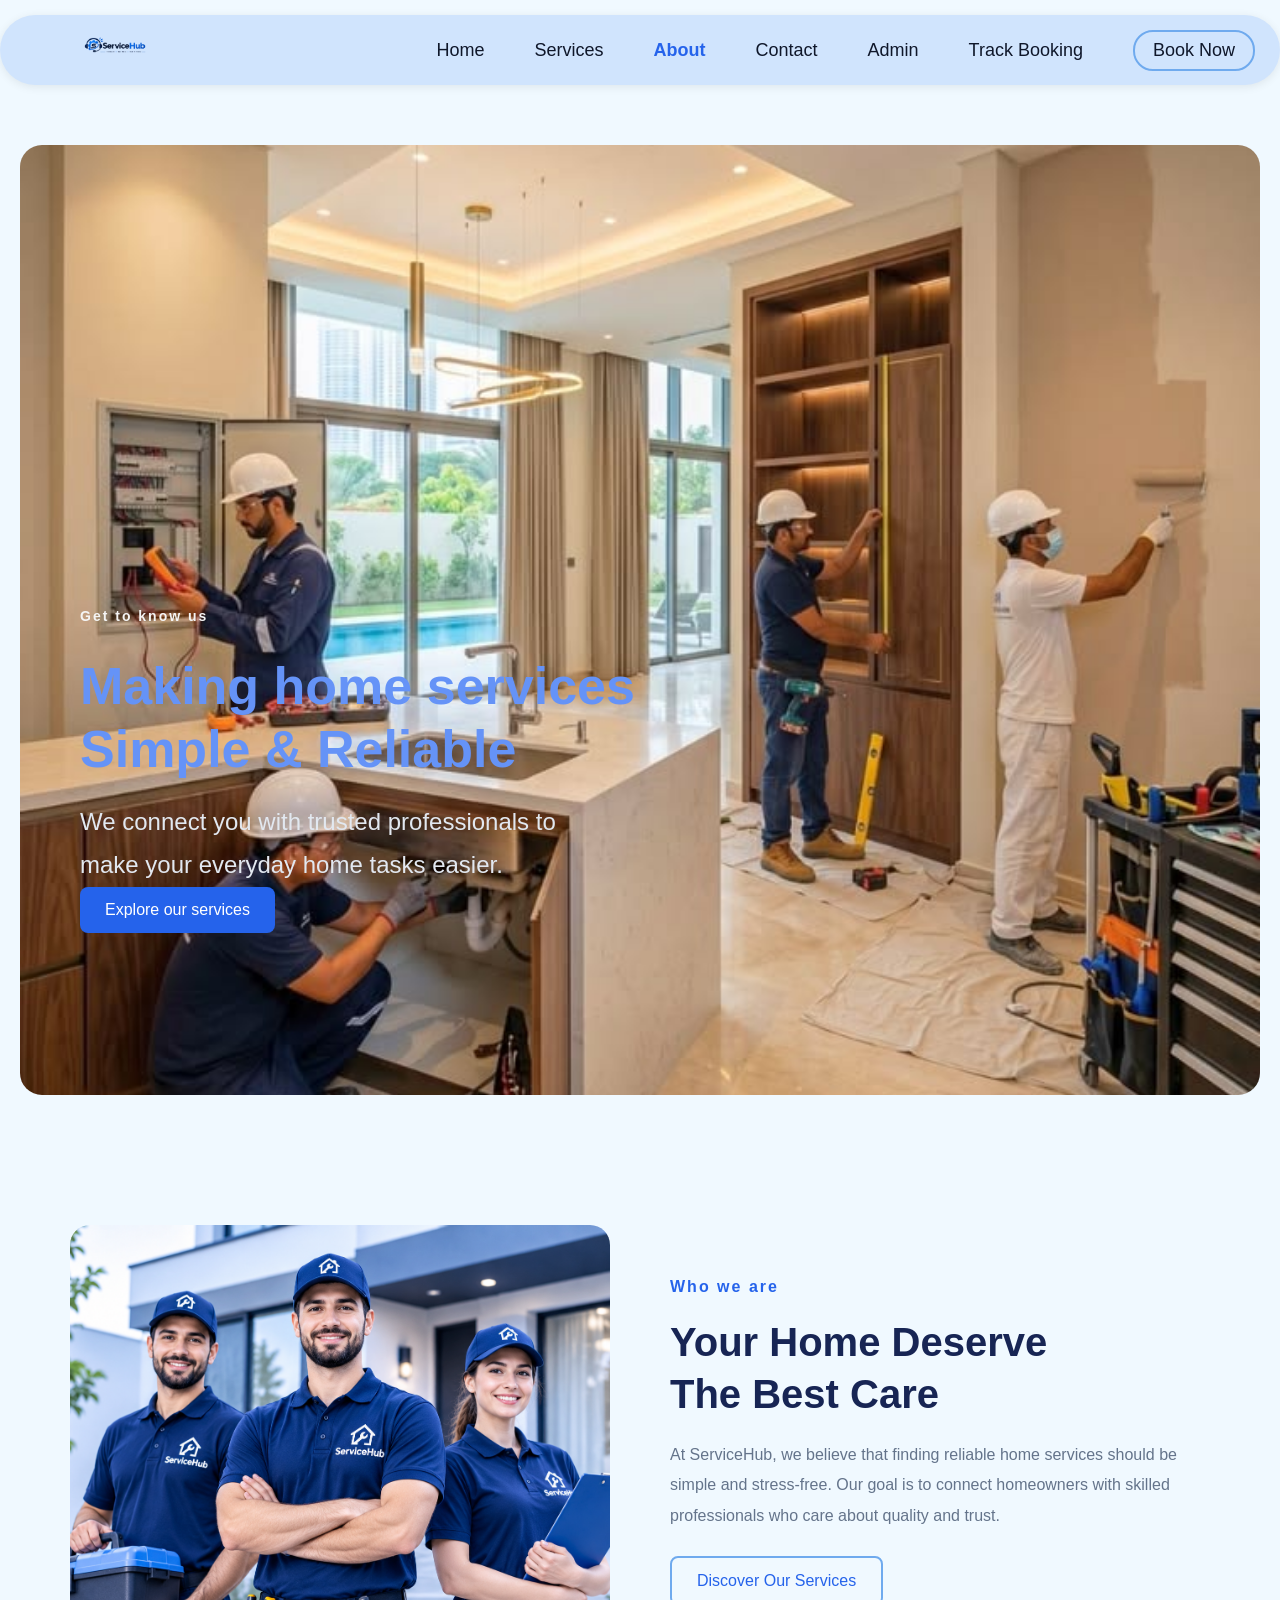
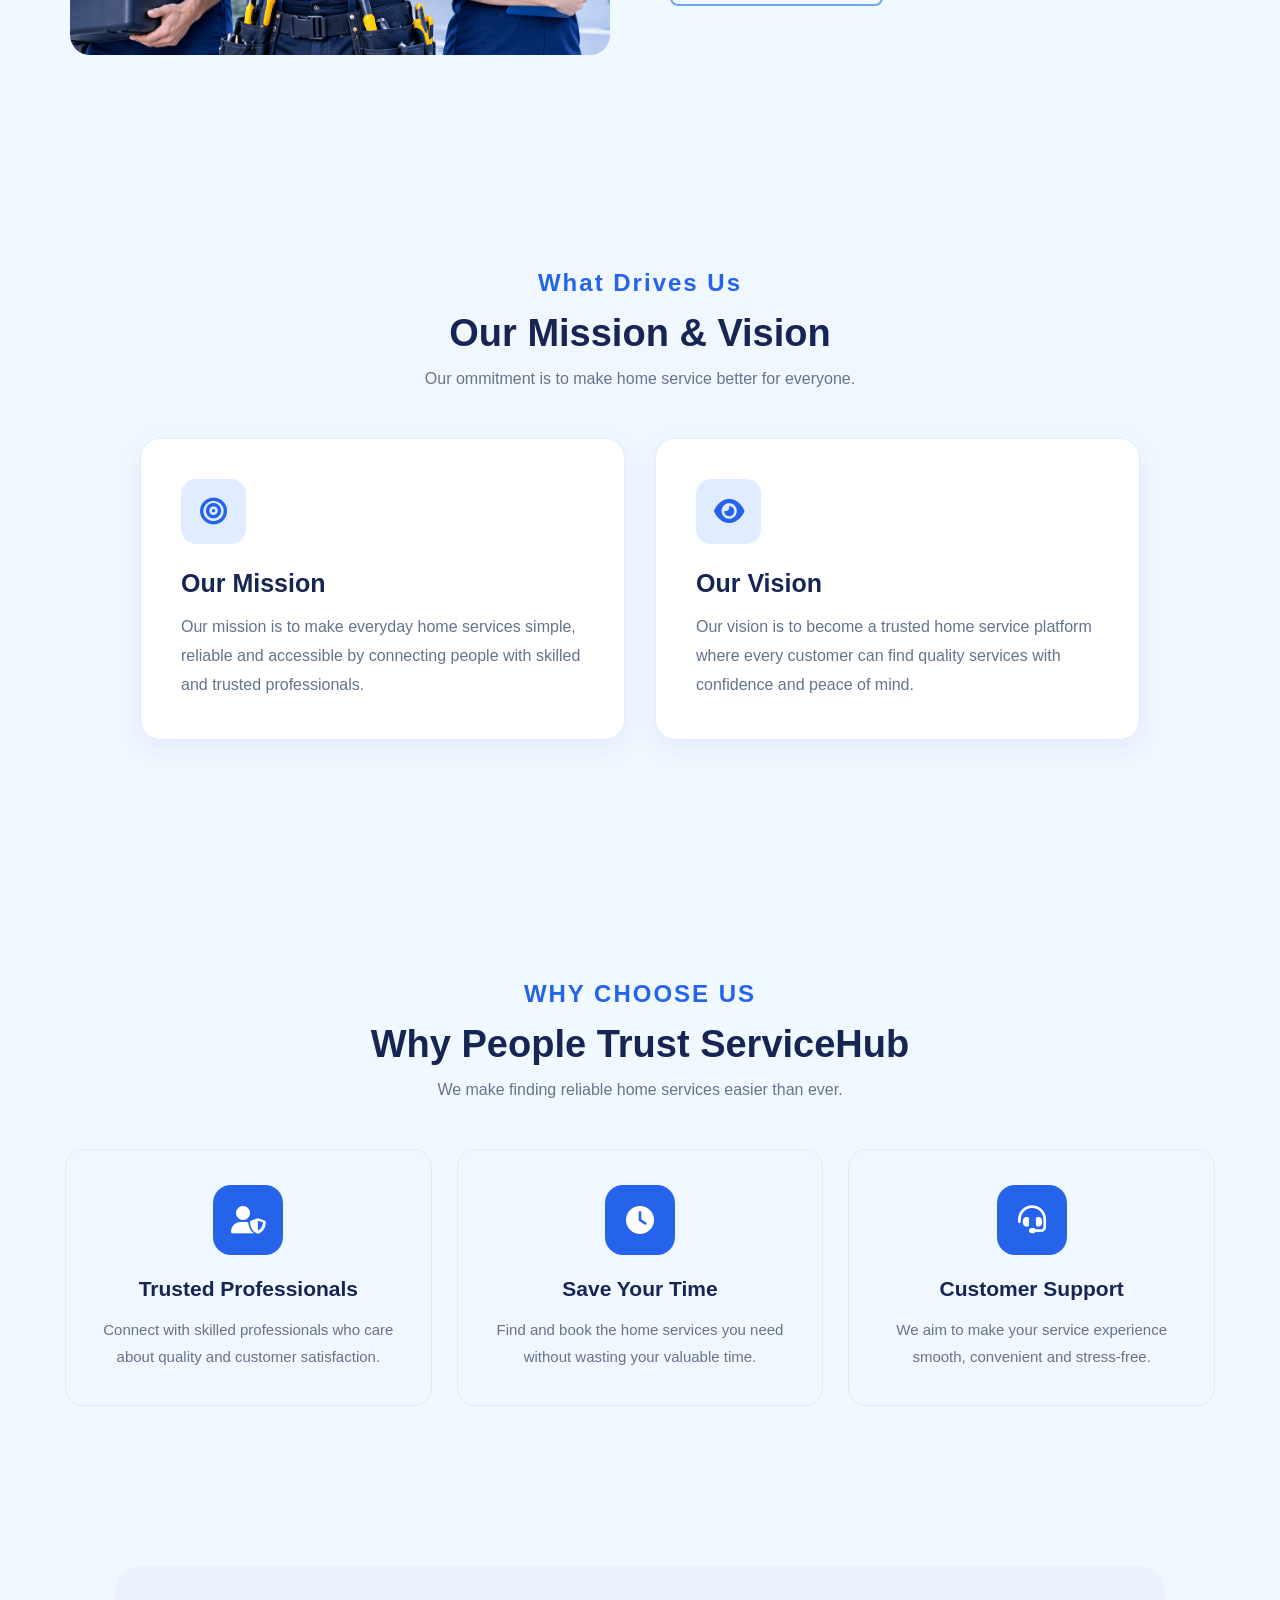
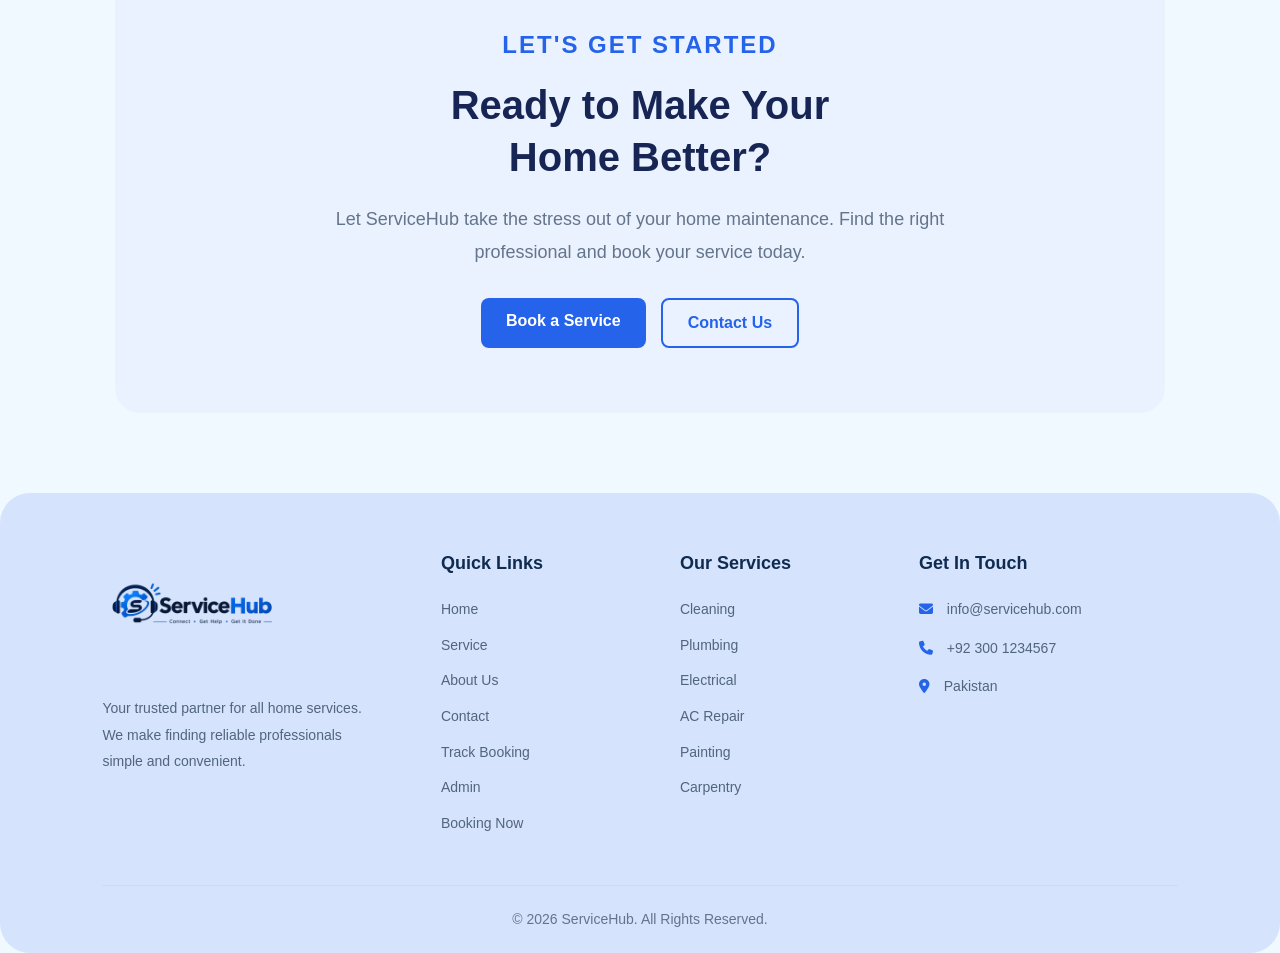
<file: about.html>
<!DOCTYPE html>
<html lang="en">

<head>
    <meta charset="UTF-8">
    <meta name="viewport" content="width=device-width, initial-scale=1.0">

    <title>About Us | ServiceHub</title>

    <link rel="stylesheet" href="style.css">
    <link rel="stylesheet" href="https://cdnjs.cloudflare.com/ajax/libs/font-awesome/6.7.2/css/all.min.css">
</head>

<body>

    <!-- Navbar -->
    <header class="header">
        <nav class="navbar">

            <a href="index.html" class="logo">
                <img src="./images/ServiceHub Tech Support Logo.webp" alt="ServiceHub Logo">
            </a>

            <div class="nav-links" id="nav-links">
                <a href="index.html">Home</a>
                <a href="service.html">Services</a>
                <a href="about.html" class="active">About</a>
                <a href="contact.html">Contact</a>
                <li>
                    <a href="admin.html">Admin</a>
                </li>
                <li>
                    <a href="tracking.html">Track Booking</a>
                </li>
                <a href="booking.html" class="nav-btn">Book Now</a>
            </div>

            <div class="menu-toggle" id="menu-toggle">
                <i class="fa-solid fa-bars"></i>
            </div>

        </nav>
    </header>

    <section class="about-hero">
        <div class="about-hero-content">
            <span>Get to know us</span>

            <h1>Making home services <br>Simple & Reliable</h1>
            <p>
                We connect you with trusted professionals
                to make your everyday home tasks easier.
            </p>
            <a href="service.html" class="about-hero-btn">Explore our services</a>
        </div>

    </section>

    <section class="who-we-are">
        <div class="who-image">
            <img src="./images/story.png" alt="image">
        </div>
        <div class="who-content">
            <span>Who we are</span>
            <h2>Your Home Deserve <br> The Best Care</h2>
            <p>
                At ServiceHub, we believe that finding reliable
                home services should be simple and stress-free.
                Our goal is to connect homeowners with skilled
                professionals who care about quality and trust.
            </p>
            <a href="service.html">Discover Our Services</a>
        </div>

    </section>

    <section class="mission-vision">
        <div class="mission-heading">
            <span>What Drives Us</span>
            <h2>Our Mission & Vision</h2>
            <p>Our ommitment is to make home service better for everyone.</p>
        </div>
        <div class="mission-container">
            <div class="mission-card">
                <div class="mission-icon">
                    <i class="fa-solid fa-bullseye"></i>
                </div>
                <h3>Our Mission</h3>
                <p>
                    Our mission is to make everyday home services
                    simple, reliable and accessible by connecting
                    people with skilled and trusted professionals.
                </p>
            </div>

            <div class="mission-card">
                <div class="mission-icon">
                    <i class="fa-solid fa-eye"></i>
                </div>
                <h3>Our Vision</h3>
                <p>
                    Our vision is to become a trusted home service
                    platform where every customer can find quality
                    services with confidence and peace of mind.
                </p>
            </div>

        </div>
    </section>

    <section class="why-choose">

        <div class="why-heading">
            <span>WHY CHOOSE US</span>
            <h2>Why People Trust ServiceHub</h2>
            <p>We make finding reliable home services easier than ever.</p>
        </div>

        <div class="why-container">

            <div class="why-card">
                <div class="why-icon">
                    <i class="fa-solid fa-user-shield"></i>
                </div>
                <h3>Trusted Professionals</h3>
                <p>Connect with skilled professionals who care about quality and customer satisfaction.</p>
            </div>

            <div class="why-card">
                <div class="why-icon">
                    <i class="fa-solid fa-clock"></i>
                </div>
                <h3>Save Your Time</h3>
                <p>Find and book the home services you need without wasting your valuable time.</p>
            </div>

            <div class="why-card">
                <div class="why-icon">
                    <i class="fa-solid fa-headset"></i>
                </div>
                <h3>Customer Support</h3>
                <p>We aim to make your service experience smooth, convenient and stress-free.</p>
            </div>

        </div>

    </section>


    <section class="about-cta">

        <div class="cta-content">
            <span>LET'S GET STARTED</span>

            <h2>Ready to Make Your
                <br>Home Better?
            </h2>

            <p>
                Let ServiceHub take the stress out of your
                home maintenance. Find the right professional
                and book your service today.
            </p>

            <div class="cta-buttons">
                <a href="booking.html" class="cta-book">Book a Service</a>
                <a href="contact.html" class="cta-contact">Contact Us</a>
            </div>
        </div>

    </section>

    <footer class="footer">

        <div class="footer-container">

            <div class="footer-about">
                <img src="./images/ServiceHub Tech Support Logo.webp" alt="ServiceHub Logo" class="footer-logo">

                <p>
                    Your trusted partner for all home services.
                    We make finding reliable professionals simple
                    and convenient.
                </p>
            </div>

            <div class="footer-links">
                <h3>Quick Links</h3>
                <a href="index.html">Home</a>
                <a href="service.html">Service</a>
                <a href="about.html">About Us</a>
                <a href="contact.html">Contact</a>
                <a href="tracking.html">Track Booking</a>
                <a href="admin.html">Admin</a>
                <a href="booking.html">Booking Now</a>
            </div>

            <div class="footer-links">
                <h3>Our Services</h3>
                <a href="service.html#cleaning">Cleaning</a>
                <a href="service.html#plumbing">Plumbing</a>
                <a href="service.html#electrical">Electrical</a>
                <a href="service.html#ac-repair">AC Repair</a>
                 <a href="service.html#painting">Painting</a>
                <a href="service.html#carpentry">Carpentry</a>
            </div>

            <div class="footer-contact">
                <h3>Get In Touch</h3>
             <p><i class="fa-solid fa-envelope"></i> <a href="mailto:info@servicehub.com">
                        info@servicehub.com
                    </a></p>
                <p><i class="fa-solid fa-phone"></i> <a href="tel:+923001234567">
                        +92 300 1234567
                    </a></p>
                <p><i class="fa-solid fa-location-dot"></i> Pakistan</p>
            </div>

        </div>

        <div class="footer-bottom">
            <p>© 2026 ServiceHub. All Rights Reserved.</p>
        </div>

    </footer>


    <!-- JavaScript -->
    <script src="./script.js"></script>

</body>

</html>
</file>
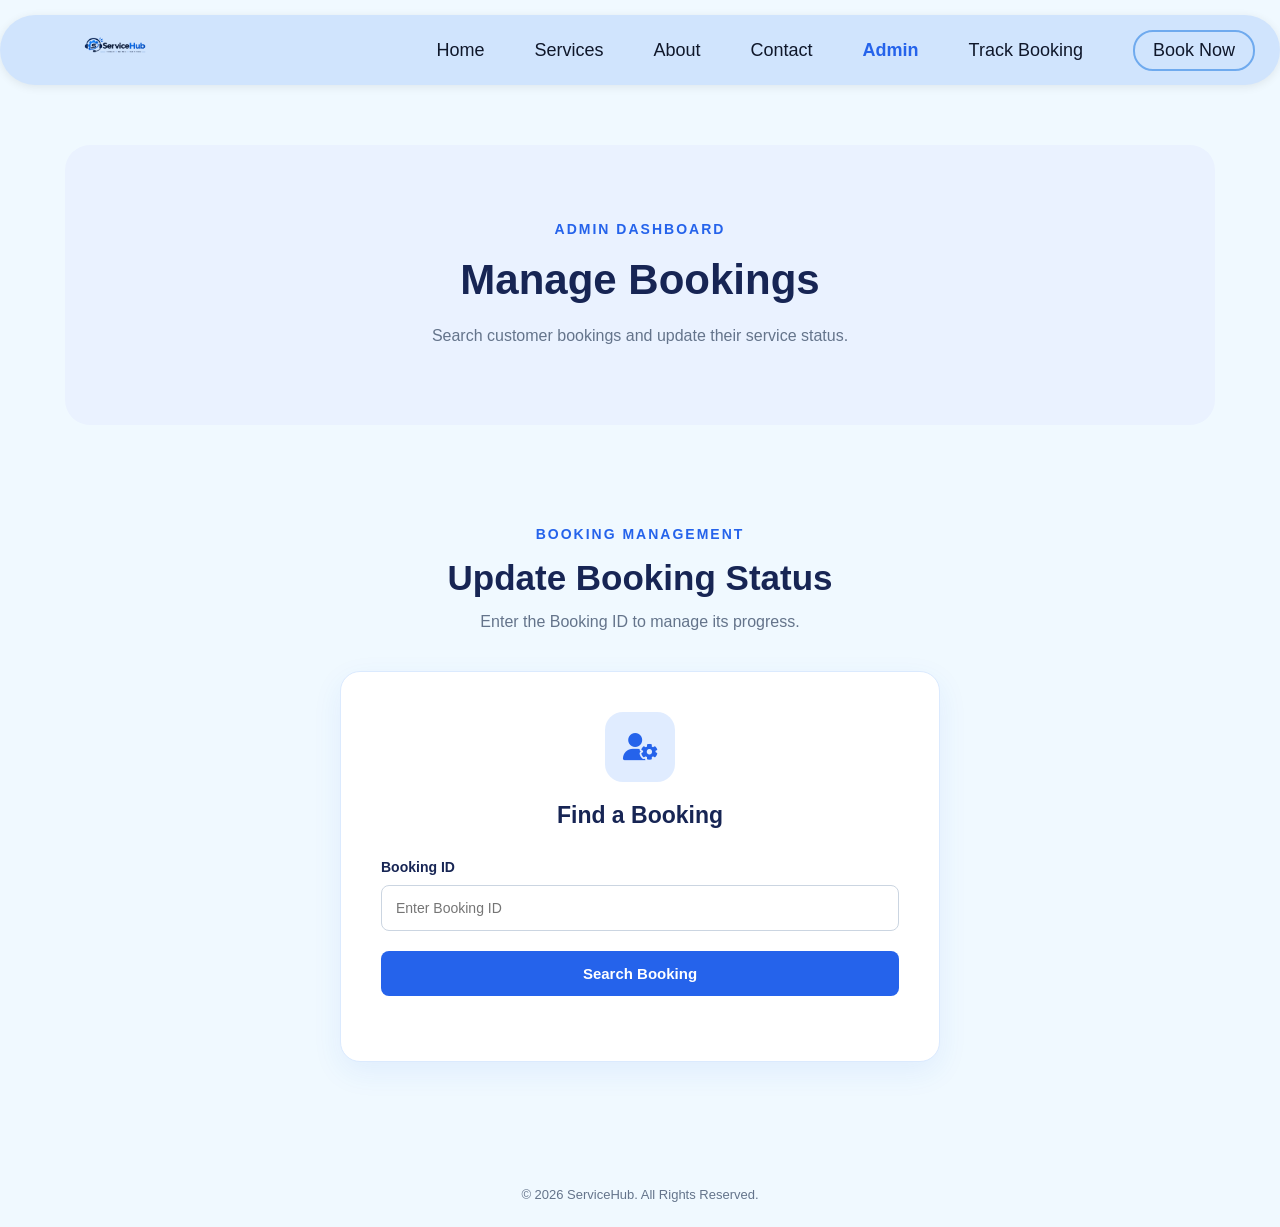
<file: admin.html>
<!DOCTYPE html>
<html lang="en">

<head>
    <meta charset="UTF-8">
    <meta name="viewport" content="width=device-width, initial-scale=1.0">

    <title>ServiceHub | Admin Panel</title>

    <link rel="stylesheet" href="./style.css">

    <link rel="stylesheet" href="https://cdnjs.cloudflare.com/ajax/libs/font-awesome/6.7.2/css/all.min.css">
</head>

<body>
    <!DOCTYPE html>
<html lang="en">

<head>
    <meta charset="UTF-8">
    <meta name="viewport" content="width=device-width, initial-scale=1.0">

    <title>About Us | ServiceHub</title>

    <link rel="stylesheet" href="style.css">
    <link rel="stylesheet" href="https://cdnjs.cloudflare.com/ajax/libs/font-awesome/6.7.2/css/all.min.css">
</head>

<body>

    <!-- Navbar -->
    <header class="header">
        <nav class="navbar">

            <a href="index.html" class="logo">
                <img src="./images/ServiceHub Tech Support Logo.webp" alt="ServiceHub Logo">
            </a>

            <div class="nav-links" id="nav-links">
                <a href="index.html">Home</a>
                <a href="service.html">Services</a>
                <a href="about.html">About</a>
                <a href="contact.html">Contact</a>
                <li>
                    <a href="admin.html" class="active">Admin</a>
                </li>
                <li>
                    <a href="tracking.html">Track Booking</a>
                </li>
                <a href="booking.html" class="nav-btn">Book Now</a>
            </div>

            <div class="menu-toggle" id="menu-toggle">
                <i class="fa-solid fa-bars"></i>
            </div>

        </nav>
    </header>

    <!-- Admin Hero -->

    <section class="admin-hero">

        <div class="admin-hero-content">
            <span>ADMIN DASHBOARD</span>

            <h1>Manage Bookings</h1>

            <p>
                Search customer bookings and update their service status.
            </p>
        </div>

    </section>


    <!-- Admin Status Section -->

    <section class="admin-section">

        <div class="admin-heading">
            <span>BOOKING MANAGEMENT</span>
            <h2>Update Booking Status</h2>
            <p>Enter the Booking ID to manage its progress.</p>
        </div>

        <div class="admin-box">

            <div class="admin-icon">
                <i class="fa-solid fa-user-gear"></i>
            </div>

            <h3>Find a Booking</h3>

            <label for="admin-booking-id">Booking ID</label>

            <input type="text" id="admin-booking-id" placeholder="Enter Booking ID">
            
            <button type="button" id="admin-search-btn">
                Search Booking
            </button>

            <div id="admin-booking-details"></div>

            <div class="admin-update-area" id="admin-update-area">

                <label for="admin-status">Update Status</label>

                <select id="admin-status">
                    <option value="Booking Received">Booking Received</option>
                    <option value="Booking Confirmed">Booking Confirmed</option>
                    <option value="In Progress">In Progress</option>
                    <option value="Completed">Completed</option>
                </select>

                <button type="button" id="admin-update-btn">
                    Update Booking
                </button>

            </div>

            <p id="admin-message"></p>

        </div>

    </section>

    <p class="admin-copyright">
        © 2026 ServiceHub. All Rights Reserved.
    </p>


    <script src="./script.js"></script>

</body>

</html>
</file>
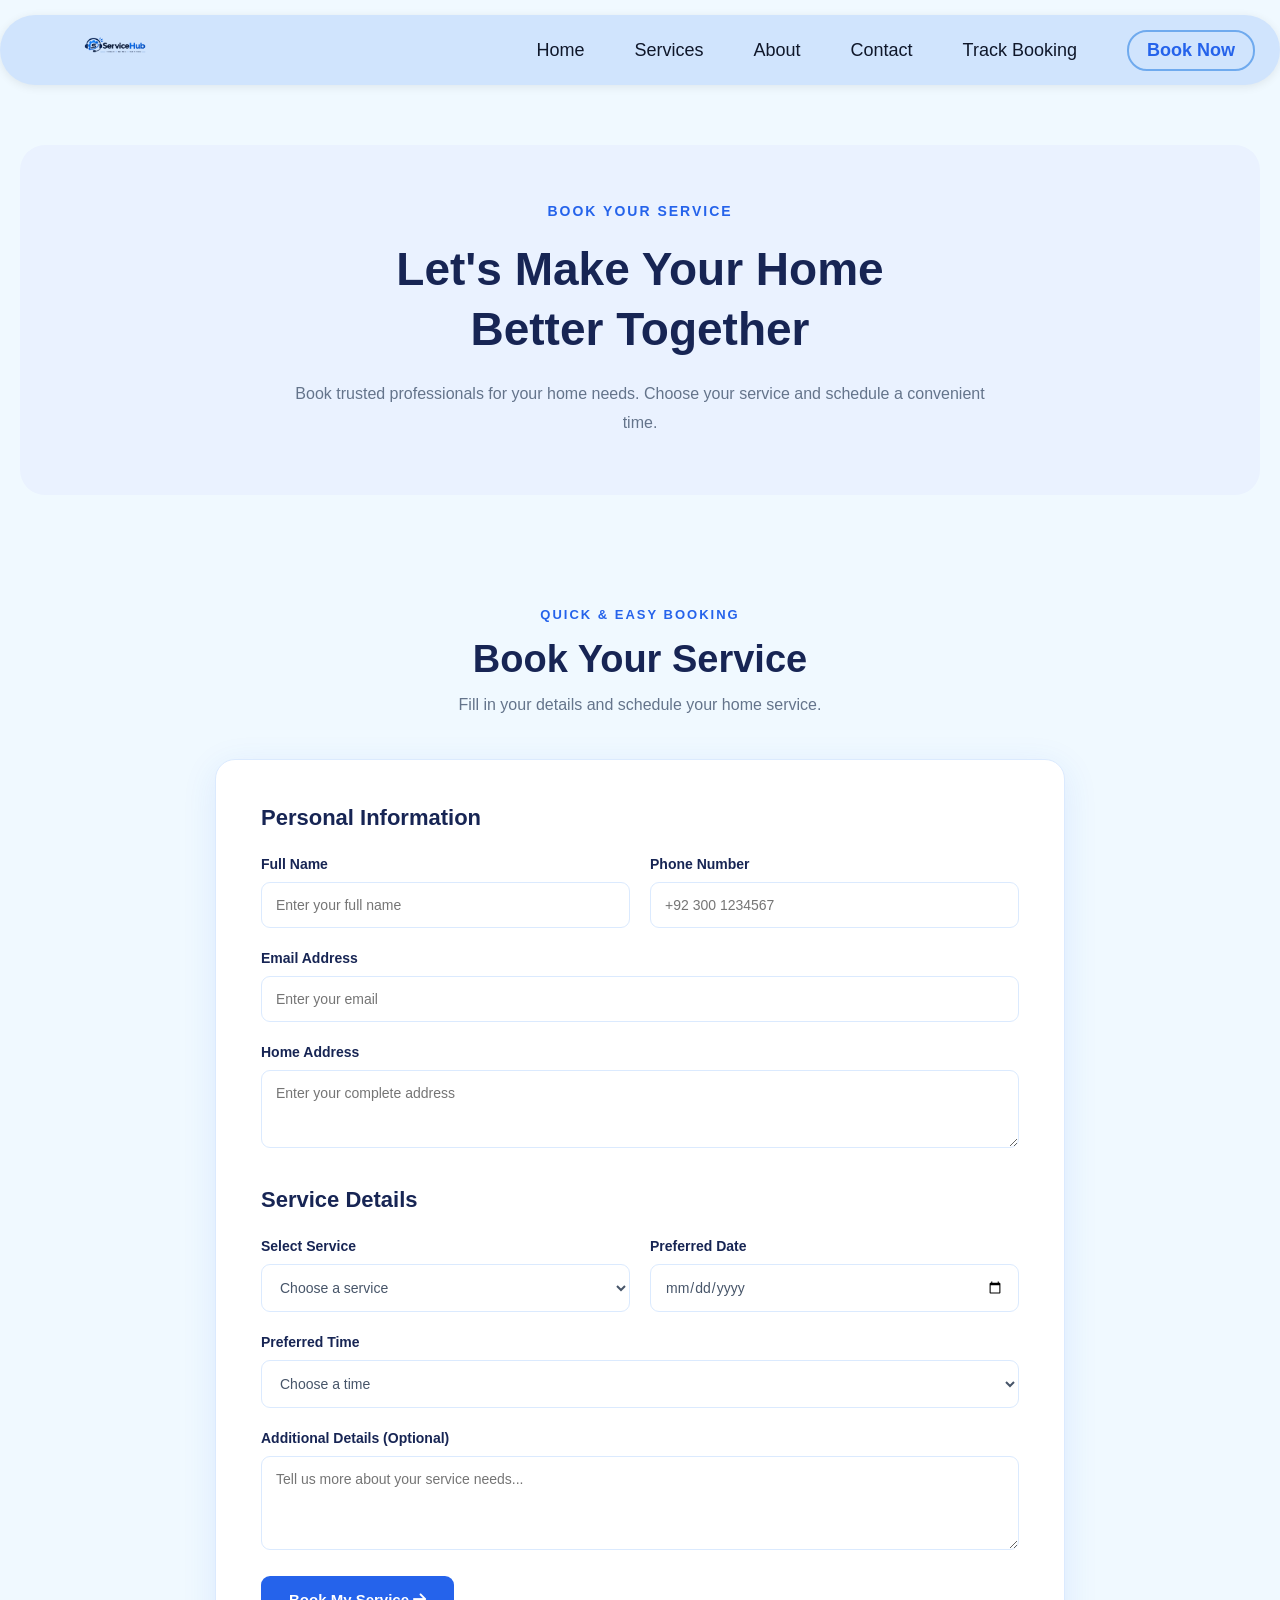
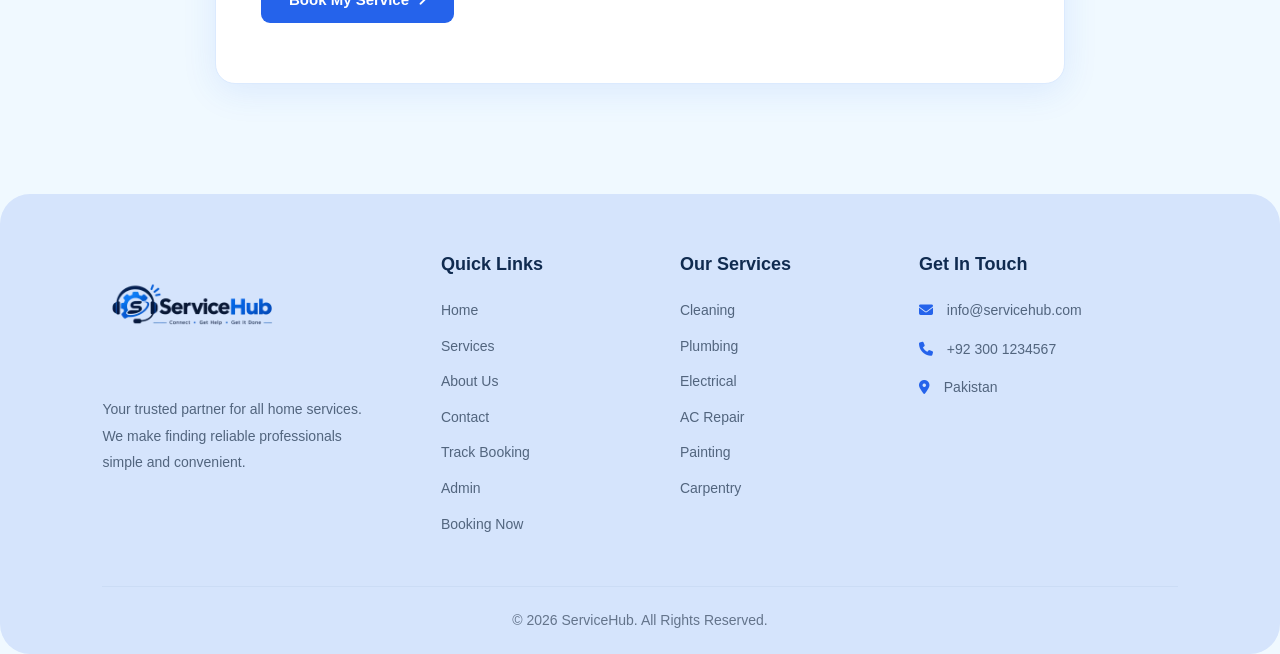
<file: booking.html>
<!DOCTYPE html>
<html lang="en">

<head>
    <meta charset="UTF-8">
    <meta name="viewport" content="width=device-width, initial-scale=1.0">

    <title>ServiceHub | Book a Service</title>

    <link rel="stylesheet" href="./style.css">

    <link rel="stylesheet" href="https://cdnjs.cloudflare.com/ajax/libs/font-awesome/6.7.2/css/all.min.css">
</head>

<body>

    <!-- Header -->
    <header class="header">
        <nav class="navbar">

            <a href="index.html" class="logo">
                <img src="./images/ServiceHub Tech Support Logo.webp" alt="ServiceHub Logo">
            </a>

            <ul class="nav-links" id="nav-links">
                <li><a href="index.html">Home</a></li>
                <li><a href="service.html">Services</a></li>
                <li><a href="about.html">About</a></li>
                <li><a href="contact.html">Contact</a></li>
                <li>
                    <a href="tracking.html">Track Booking</a>
                </li>
                <a href="booking.html" class="nav-btn active">Book Now</a>
            </ul>

            <div class="menu-toggle" id="menu-toggle">
                <i class="fa-solid fa-bars"></i>
            </div>

        </nav>
    </header>


    <!-- Booking Hero -->
    <section class="booking-hero">

        <div class="booking-hero-content">
            <span>BOOK YOUR SERVICE</span>

            <h1>Let's Make Your Home
                <br>Better Together
            </h1>

            <p>
                Book trusted professionals for your home needs.
                Choose your service and schedule a convenient time.
            </p>

        </div>

    </section>


    <!-- Booking Form -->
    <section class="booking-section">

        <div class="booking-heading">
            <span>QUICK & EASY BOOKING</span>

            <h2>Book Your Service</h2>

            <p>Fill in your details and schedule your home service.</p>
        </div>


        <form class="booking-form" id="booking-form">

            <h3>Personal Information</h3>

            <div class="booking-row">

                <div class="booking-group">
                    <label for="booking-name">Full Name</label>

                    <input type="text" id="booking-name" placeholder="Enter your full name" required>
                </div>

                <div class="booking-group">
                    <label for="booking-phone">Phone Number</label>

                    <input type="tel" id="booking-phone" placeholder="+92 300 1234567" pattern="[0-9+ ]{10,16}"
                        required>
                </div>

            </div>


            <div class="booking-group">
                <label for="booking-email">Email Address</label>

                <input type="email" id="booking-email" placeholder="Enter your email" required>
            </div>


            <div class="booking-group">
                <label for="booking-address">Home Address</label>

                <textarea id="booking-address" rows="3" placeholder="Enter your complete address" required></textarea>
            </div>


            <h3 class="booking-subheading">Service Details</h3>


            <div class="booking-row">

                <div class="booking-group">
                    <label for="booking-service">Select Service</label>

                    <select id="booking-service" required>
                        <option value="" disabled selected>
                            Choose a service
                        </option>

                        <option value="Home Cleaning">Home Cleaning</option>
                        <option value="Plumbing">Plumbing</option>
                        <option value="Electrical Work">Electrical Work</option>
                        <option value="AC Repair">AC Repair</option>
                        <option value="Painting">Painting</option>
                        <option value="Carpentry">Carpentry</option>
                    </select>
                </div>


                <div class="booking-group">
                    <label for="booking-date">Preferred Date</label>

                    <input type="date" id="booking-date" required>
                </div>

            </div>


            <div class="booking-group">
                <label for="booking-time">Preferred Time</label>

                <select id="booking-time" required>
                    <option value="" disabled selected>
                        Choose a time
                    </option>

                    <option value="Morning (9 AM - 12 PM)">
                        Morning (9 AM - 12 PM)
                    </option>

                    <option value="Afternoon (12 PM - 4 PM)">
                        Afternoon (12 PM - 4 PM)
                    </option>

                    <option value="Evening (4 PM - 8 PM)">
                        Evening (4 PM - 8 PM)
                    </option>
                </select>
            </div>


            <div class="booking-group">
                <label for="booking-notes">Additional Details (Optional)</label>

                <textarea id="booking-notes" rows="4" placeholder="Tell us more about your service needs..."></textarea>
            </div>

            <button type="button" class="booking-submit" id="booking-btn">
                Book My Service
                <i class="fa-solid fa-arrow-right"></i>
            </button>

            <p class="booking-message" id="booking-message"></p>



        </form>

        <!-- Booking Confirmation -->

        <div class="booking-success" id="booking-success">

            <div class="success-icon">
                <i class="fa-solid fa-check"></i>
            </div>

            <span>BOOKING CONFIRMED</span>

            <h2>Thank You!</h2>

            <p>
                Your service booking request has been received successfully.
                Our team will contact you soon.
            </p>

            <div class="success-details">

                <p>
                    <strong>Booking ID:</strong>
                    <span id="confirm-id"></span>
                </p>

                <p><strong>Name:</strong> <span id="confirm-name"></span></p>

                <p><strong>Service:</strong> <span id="confirm-service"></span></p>

                <p><strong>Date:</strong> <span id="confirm-date"></span></p>

                <p><strong>Time:</strong> <span id="confirm-time"></span></p>

            </div>

            <a href="index.html" class="success-home-btn">
                Back to Home
            </a>

        </div>

    </section>

    <footer class="footer">

        <div class="footer-container">

            <div class="footer-about">
                <img src="./images/ServiceHub Tech Support Logo.webp" alt="ServiceHub Logo" class="footer-logo">

                <p>
                    Your trusted partner for all home services.
                    We make finding reliable professionals simple
                    and convenient.
                </p>
            </div>

            <div class="footer-links">
                <h3>Quick Links</h3>
                <a href="index.html">Home</a>
                <a href="services.html">Services</a>
                <a href="about.html">About Us</a>
                <a href="contact.html">Contact</a>
                <a href="tracking.html">Track Booking</a>
                <a href="admin.html">Admin</a>
                <a href="booking.html">Booking Now</a>
            </div>

            <div class="footer-links">
                <h3>Our Services</h3>
                <a href="services.html">Cleaning</a>
                <a href="services.html">Plumbing</a>
                <a href="services.html">Electrical</a>
                <a href="services.html">AC Repair</a>
                 <a href="service.html#painting">Painting</a>
                <a href="service.html#carpentry">Carpentry</a>
            </div>

            <div class="footer-contact">
                <h3>Get In Touch</h3>
             <p><i class="fa-solid fa-envelope"></i> <a href="mailto:info@servicehub.com">
                        info@servicehub.com
                    </a></p>
                <p><i class="fa-solid fa-phone"></i> <a href="tel:+923001234567">
                        +92 300 1234567
                    </a></p>
                <p><i class="fa-solid fa-location-dot"></i> Pakistan</p>
            </div>

        </div>

        <div class="footer-bottom">
            <p>© 2026 ServiceHub. All Rights Reserved.</p>
        </div>

    </footer>

    <script src="./script.js"></script>

</body>

</html>
</file>
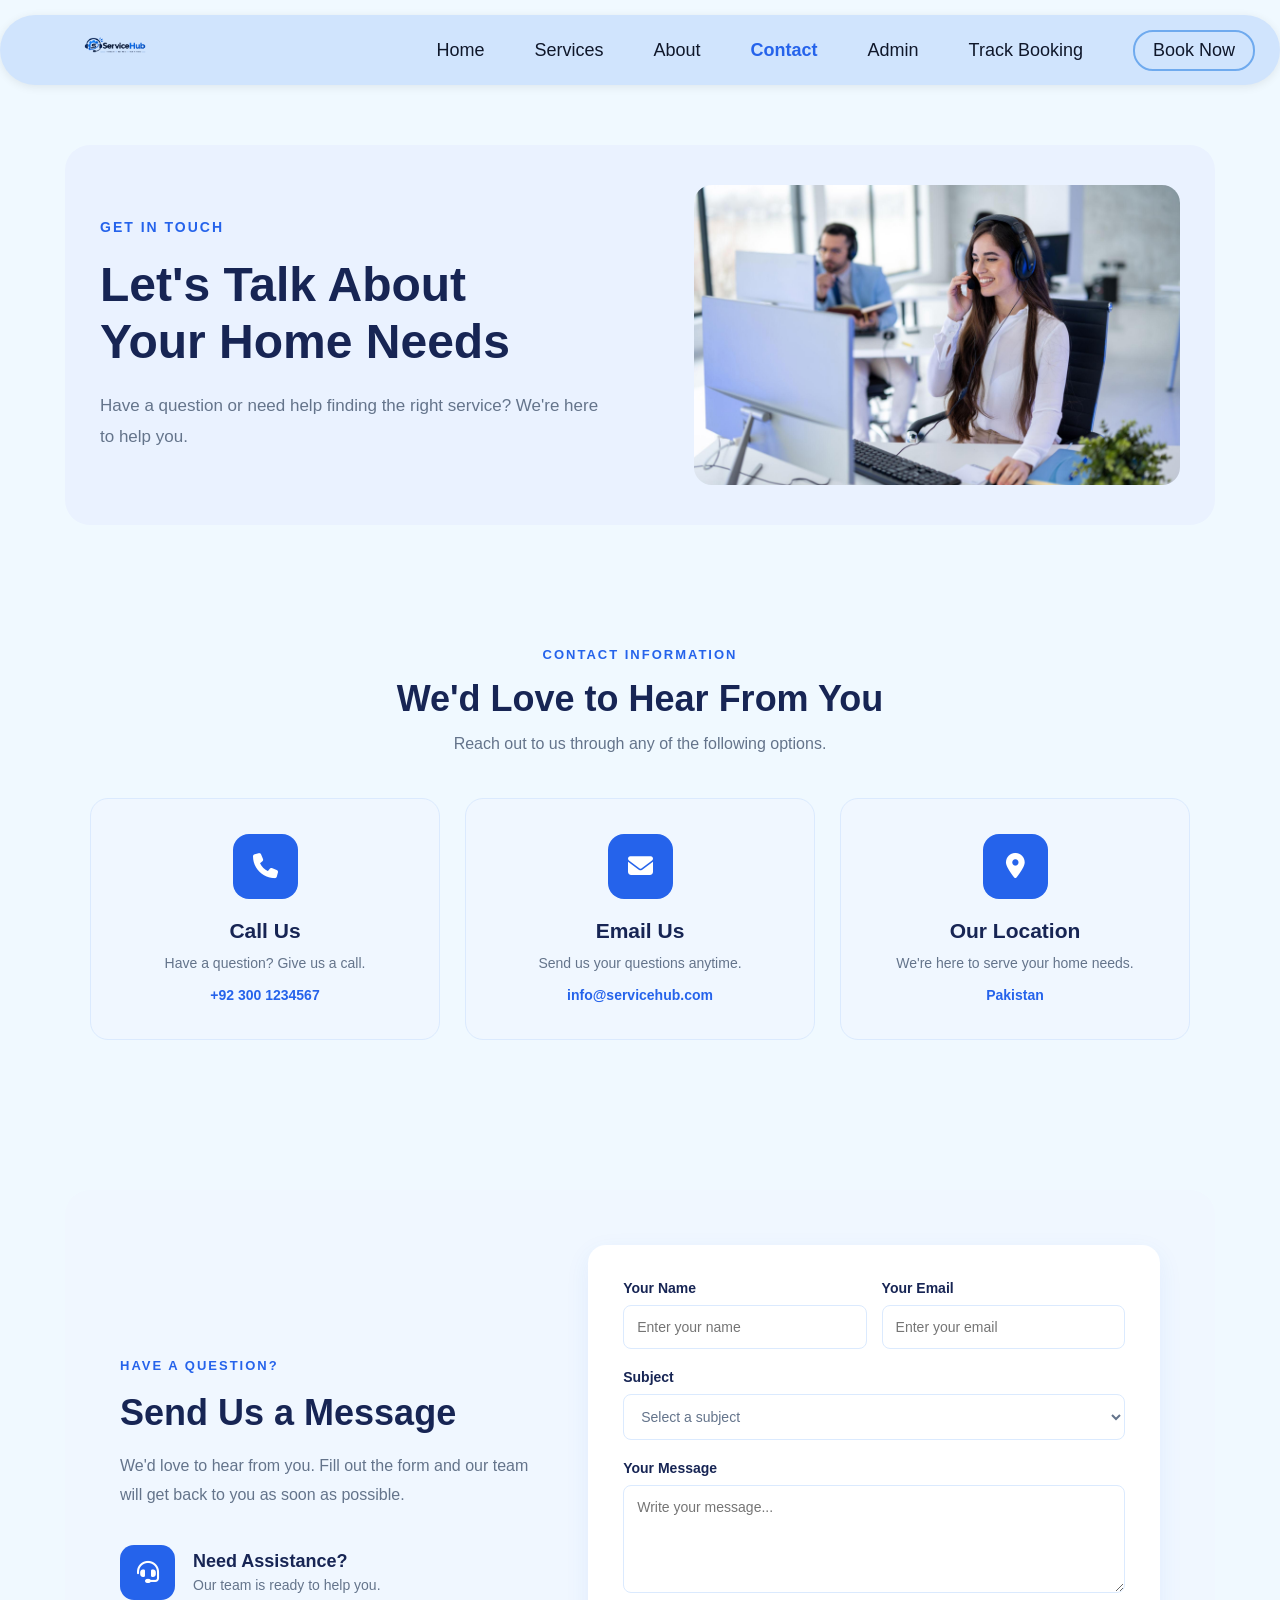
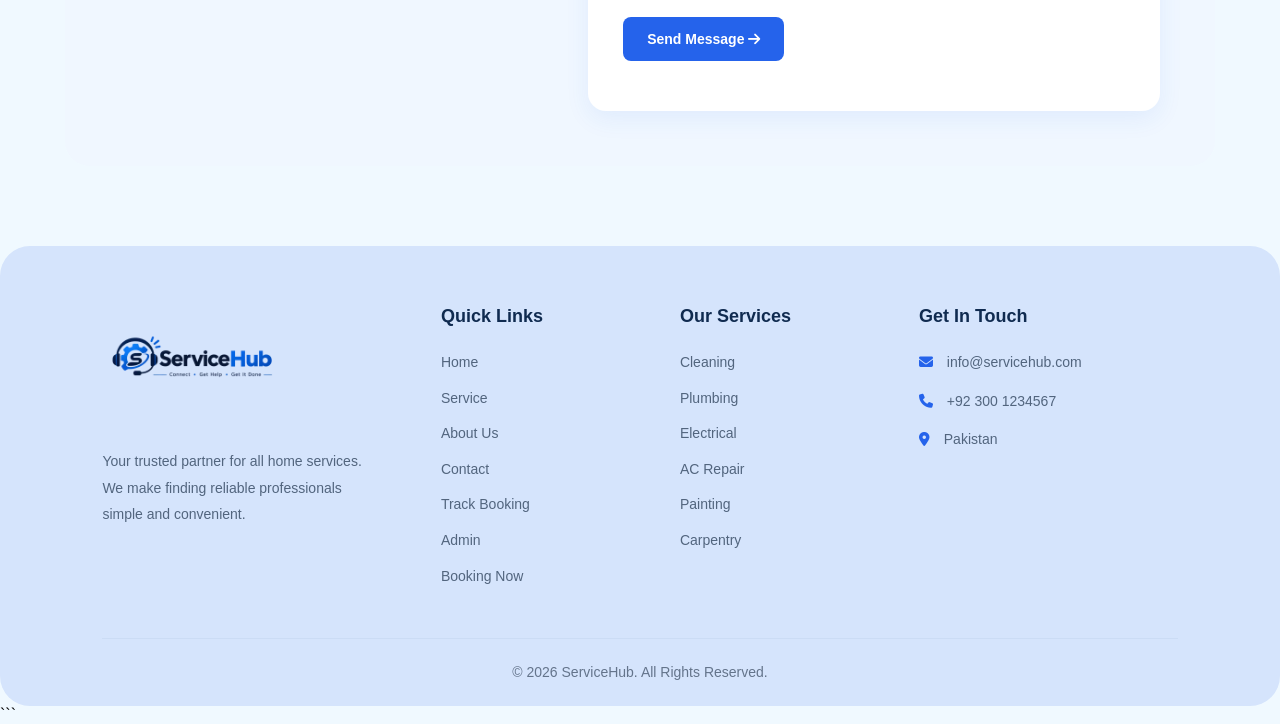
<file: contact.html>
<!DOCTYPE html>
<html lang="en">

<head>
    <meta charset="UTF-8">
    <meta name="viewport" content="width=device-width, initial-scale=1.0">

    <title>ServiceHub | Contact Us</title>

    <link rel="stylesheet" href="./style.css">

    <!-- Font Awesome -->
    <link rel="stylesheet" href="https://cdnjs.cloudflare.com/ajax/libs/font-awesome/6.7.2/css/all.min.css">

</head>

<body>

    <!-- Navbar -->
    <header class="header">
        <nav class="navbar">

            <a href="index.html" class="logo">
                <img src="./images/ServiceHub Tech Support Logo.webp" alt="ServiceHub Logo">
            </a>

            <ul class="nav-links" id="nav-links">
                <li><a href="index.html">Home</a></li>
                <li><a href="service.html">Services</a></li>
                <li><a href="about.html">About</a></li>
                <li><a href="contact.html" class="active">Contact</a></li>
                <li>
                    <a href="admin.html">Admin</a>
                </li>
                <li>
                    <a href="tracking.html">Track Booking</a>
                </li>
                <a href="booking.html" class="nav-btn">Book Now</a>
            </ul>

            <div class="menu-toggle" id="menu-toggle">
                <i class="fa-solid fa-bars"></i>
            </div>

        </nav>
    </header>


    <!-- Contact Hero -->
    <section class="contact-hero">

        <div class="contact-hero-content">


            <span>GET IN TOUCH</span>

            <h1>Let's Talk About<br>Your Home Needs</h1>

            <p>
                Have a question or need help finding the right service?
                We're here to help you.
            </p>

        </div>
        <div class="contact-hero-image">
            <img src="./images/contact.jpg" alt="Customer Support">
        </div>

    </section>


    <!-- Contact Information -->
    <section class="contact-info">

        <div class="contact-info-heading">
            <span>CONTACT INFORMATION</span>
            <h2>We'd Love to Hear From You</h2>
            <p>Reach out to us through any of the following options.</p>
        </div>

        <div class="contact-info-container">

            <div class="contact-info-card">
                <div class="contact-info-icon">
                    <i class="fa-solid fa-phone"></i>
                </div>
                <h3>Call Us</h3>
                <p>Have a question? Give us a call.</p>
                <a href="tel:+923001234567">+92 300 1234567</a>
            </div>

            <div class="contact-info-card">
                <div class="contact-info-icon">
                    <i class="fa-solid fa-envelope"></i>
                </div>
                <h3>Email Us</h3>
                <p>Send us your questions anytime.</p>
                <a href="mailto:info@servicehub.com">info@servicehub.com</a>
            </div>

            <div class="contact-info-card">
                <div class="contact-info-icon">
                    <i class="fa-solid fa-location-dot"></i>
                </div>
                <h3>Our Location</h3>
                <p>We're here to serve your home needs.</p>
                <span>Pakistan</span>
            </div>

        </div>

    </section>

    <!-- Contact Form Section -->

    <section class="contact-form-section">

        <div class="contact-form-content">

            <span>HAVE A QUESTION?</span>

            <h2>Send Us a Message</h2>

            <p>
                We'd love to hear from you. Fill out the form
                and our team will get back to you as soon as possible.
            </p>

            <div class="contact-detail">
                <i class="fa-solid fa-headset"></i>
                <div>
                    <h3>Need Assistance?</h3>
                    <p>Our team is ready to help you.</p>
                </div>
            </div>

        </div>

        <form class="contact-form" id="contact-form">

            <div class="form-row">

                <div class="form-group">
                    <label for="name">Your Name</label>
                    <input type="text" id="name" placeholder="Enter your name" required>
                </div>

                <div class="form-group">
                    <label for="email">Your Email</label>
                    <input type="email" id="email" placeholder="Enter your email" required>
                </div>

            </div>

            <div class="form-group">
                <label for="subject">Subject</label>

                <select id="subject" required>
                    <option value="" disabled selected>Select a subject</option>
                    <option value="Service Booking">Service Booking</option>
                    <option value="General Inquiry">General Inquiry</option>
                    <option value="Service Information">Service Information</option>
                    <option value="Complaint">Complaint</option>
                    <option value="Feedback">Feedback</option>
                    <option value="Other">Other</option>
                </select>
            </div>

            <div class="form-group">
                <label for="message">Your Message</label>
                <textarea id="message" rows="5" placeholder="Write your message..." required></textarea>
            </div>
            <button type="submit" class="contact-submit">
                Send Message <i class="fa-solid fa-arrow-right"></i>
            </button>

            <p class="form-message" id="form-message"></p>

        </form>

    </section>

    <footer class="footer">

        <div class="footer-container">

            <div class="footer-about">
                <img src="./images/ServiceHub Tech Support Logo.webp" alt="ServiceHub Logo" class="footer-logo">

                <p>
                    Your trusted partner for all home services.
                    We make finding reliable professionals simple
                    and convenient.
                </p>
            </div>

            <div class="footer-links">
                <h3>Quick Links</h3>
                <a href="index.html">Home</a>
                <a href="service.html">Service</a>
                <a href="about.html">About Us</a>
                <a href="contact.html">Contact</a>
                <a href="tracking.html">Track Booking</a>
                <a href="admin.html">Admin</a>
                <a href="booking.html">Booking Now</a>
            </div>

            <div class="footer-links">
                <h3>Our Services</h3>
                <a href="service.html#cleaning">Cleaning</a>
                <a href="service.html#plumbing">Plumbing</a>
                <a href="service.html#electrical">Electrical</a>
                <a href="service.html#ac-repair">AC Repair</a>
                 <a href="service.html#painting">Painting</a>
                <a href="service.html#carpentry">Carpentry</a>
            </div>

            <div class="footer-contact">
                <h3>Get In Touch</h3>
               <p><i class="fa-solid fa-envelope"></i> <a href="mailto:info@servicehub.com">
                        info@servicehub.com
                    </a></p>
                <p><i class="fa-solid fa-phone"></i> <a href="tel:+923001234567">
                        +92 300 1234567
                    </a></p>
                <p><i class="fa-solid fa-location-dot"></i> Pakistan</p>
            </div>

        </div>

        <div class="footer-bottom">
            <p>© 2026 ServiceHub. All Rights Reserved.</p>
        </div>

    </footer>




    <script src="./script.js"></script>

</body>

</html>
```
</file>
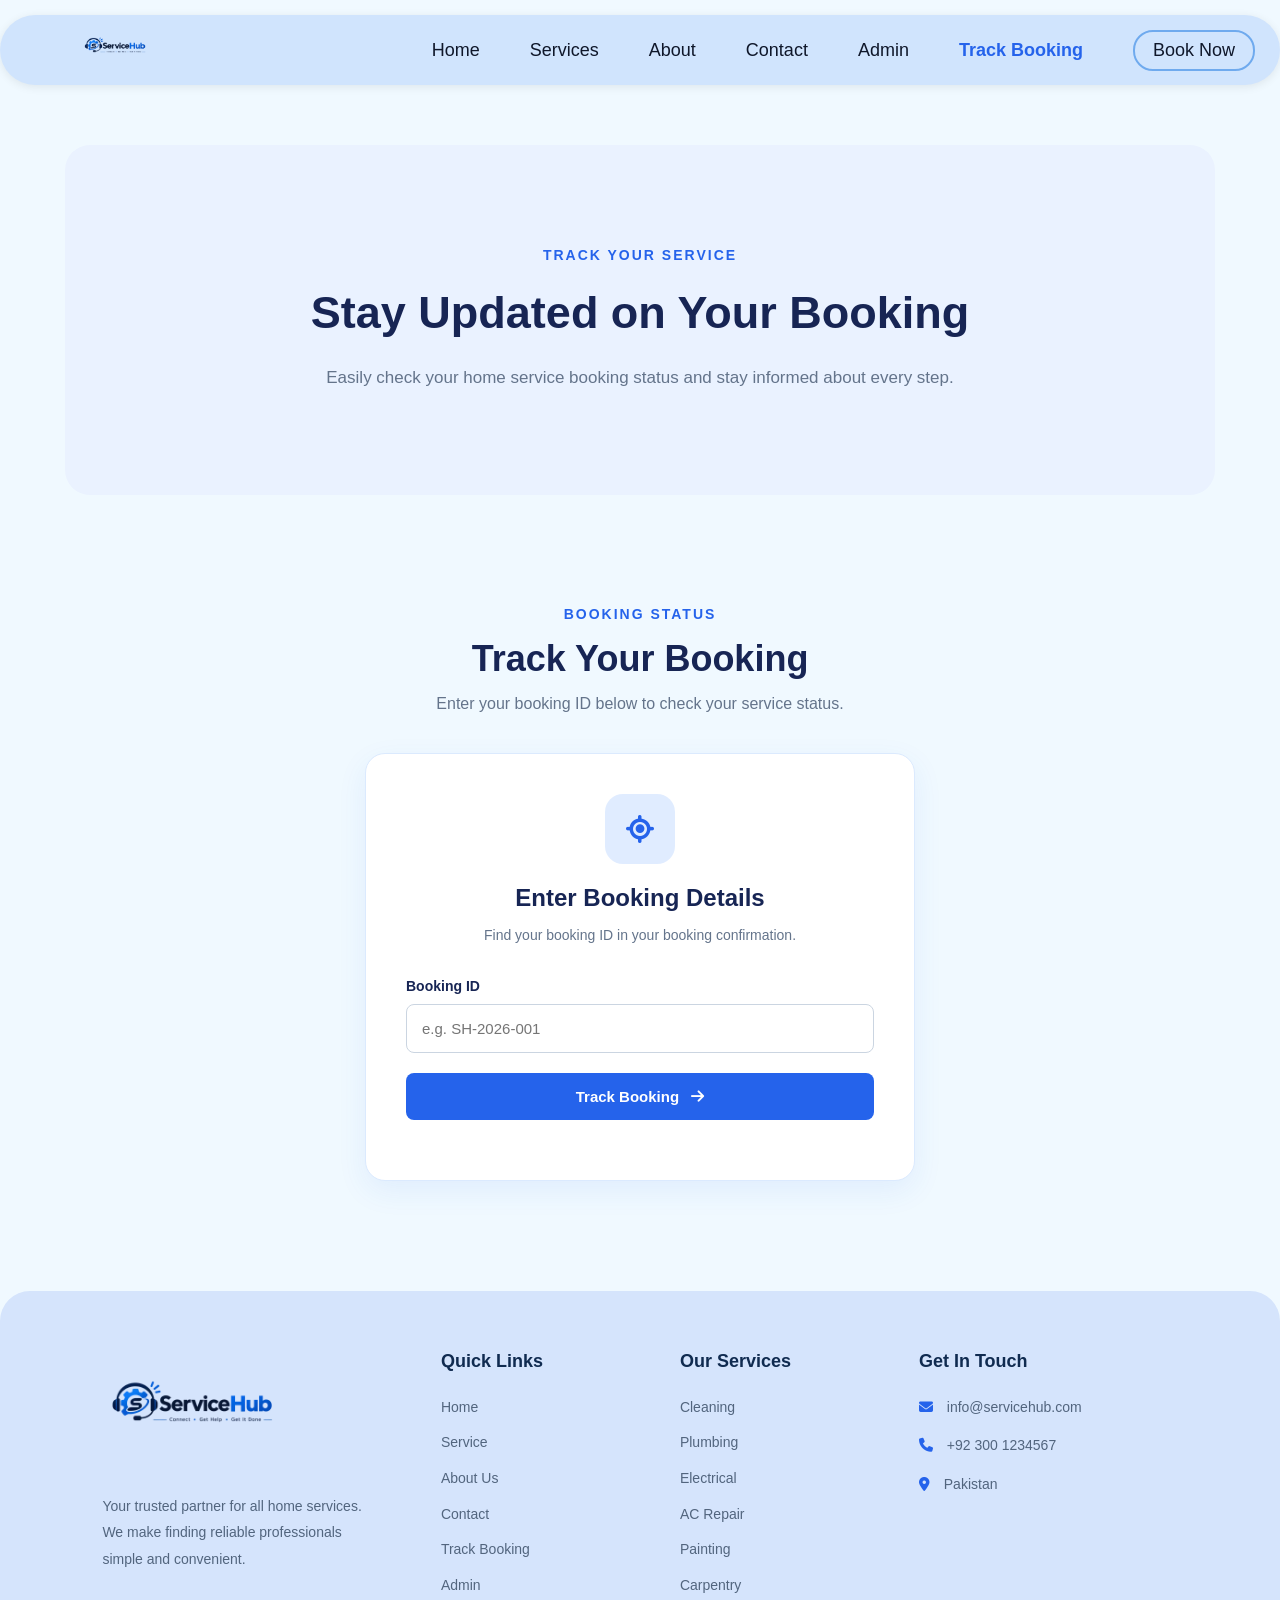
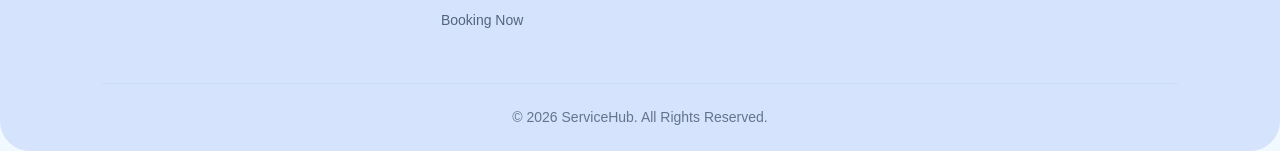
<file: tracking.html>
<!DOCTYPE html>
<html lang="en">

<head>
    <meta charset="UTF-8">
    <meta name="viewport" content="width=device-width, initial-scale=1.0">

    <title>ServiceHub | Track Booking</title>

    <link rel="stylesheet" href="./style.css">

    <link rel="stylesheet" href="https://cdnjs.cloudflare.com/ajax/libs/font-awesome/6.7.2/css/all.min.css">
</head>

<body>

    <!-- Navbar -->
    <header class="header">
        <nav class="navbar">

            <a href="index.html" class="logo">
                <img src="./images/ServiceHub Tech Support Logo.webp" alt="ServiceHub Logo">
            </a>

            <ul class="nav-links" id="nav-links">
                <li><a href="index.html">Home</a></li>
                <li><a href="service.html">Services</a></li>
                <li><a href="about.html">About</a></li>
                <li><a href="contact.html">Contact</a></li>
                <li>
                    <a href="admin.html">Admin</a>
                </li>
                <li>
                    <a href="tracking.html" class="active">Track Booking</a>
                </li>
                <a href="booking.html" class="nav-btn">Book Now</a>
            </ul>

            <div class="menu-toggle" id="menu-toggle">
                <i class="fa-solid fa-bars"></i>
            </div>

        </nav>
    </header>


    <!-- Tracking Hero -->
    <section class="tracking-hero">

        <div class="tracking-hero-content">

            <span>TRACK YOUR SERVICE</span>

            <h1>Stay Updated on Your Booking</h1>

            <p>
                Easily check your home service booking status
                and stay informed about every step.
            </p>

        </div>

    </section>


    <!-- Tracking Form -->
    <section class="tracking-section">

        <div class="tracking-heading">

            <span>BOOKING STATUS</span>

            <h2>Track Your Booking</h2>

            <p>
                Enter your booking ID below to check your service status.
            </p>

        </div>


        <div class="tracking-box">

            <div class="tracking-icon">
                <i class="fa-solid fa-location-crosshairs"></i>
            </div>

            <h3>Enter Booking Details</h3>

            <p>Find your booking ID in your booking confirmation.</p>

            <form id="tracking-form">

                <label for="tracking-id">Booking ID</label>

                <input type="text" id="tracking-id" placeholder="e.g. SH-2026-001" required>

                <button type="button" id="tracking-btn">
                    Track Booking
                    <i class="fa-solid fa-arrow-right"></i>
                </button>

            </form>

            <p class="tracking-message" id="tracking-message"></p>

        </div>

    </section>


    <!-- Tracking Result -->
    <section class="tracking-result" id="tracking-result">

        <!-- Result will appear here through JavaScript -->

    </section>


    <!-- Footer -->
    <footer class="footer">

        <div class="footer-container">

            <div class="footer-about">
                <img src="./images/ServiceHub Tech Support Logo.webp" alt="ServiceHub Logo" class="footer-logo">

                <p>
                    Your trusted partner for all home services.
                    We make finding reliable professionals simple
                    and convenient.
                </p>
            </div>

            <div class="footer-links">
                <h3>Quick Links</h3>
                <a href="index.html">Home</a>
                <a href="service.html">Service</a>
                <a href="about.html">About Us</a>
                <a href="contact.html">Contact</a>
                <a href="tracking.html">Track Booking</a>
                <a href="admin.html">Admin</a>
                <a href="booking.html">Booking Now</a>
            </div>

            <div class="footer-links">
                <h3>Our Services</h3>
                <a href="service.html#cleaning">Cleaning</a>
                <a href="service.html#plumbing">Plumbing</a>
                <a href="service.html#electrical">Electrical</a>
                <a href="service.html#ac-repair">AC Repair</a>
                 <a href="service.html#painting">Painting</a>
                <a href="service.html#carpentry">Carpentry</a>
            </div>

            <div class="footer-contact">
                <h3>Get In Touch</h3>
               <p><i class="fa-solid fa-envelope"></i> <a href="mailto:info@servicehub.com">
                        info@servicehub.com
                    </a></p>
                <p><i class="fa-solid fa-phone"></i> <a href="tel:+923001234567">
                        +92 300 1234567
                    </a></p>
                <p><i class="fa-solid fa-location-dot"></i> Pakistan</p>
            </div>

        </div>

        <div class="footer-bottom">
            <p>© 2026 ServiceHub. All Rights Reserved.</p>
        </div>

    </footer>


    <script src="./script.js"></script>

</body>

</html>
</file>
<file: style.css>
/* Universal Styling */
* {
    margin: 0;
    padding: 0;
    box-sizing: border-box;
}

body {
    font-family: Arial, sans-serif;
    background-color: #f0f9ff;
}

/* Header */
.header {
    position: fixed;
    width: 100%;
    background-color: #d0e4fd;
    box-shadow: 0 2px 10px rgba(0, 0, 0, 0.08);
    border-radius: 50px;
    top: 15px;
    z-index: 1000;
}

.navbar {
    width: 100%;
    height: 70px;
    padding: 0px 25px;
    display: flex;
    align-items: center;
    justify-content: space-between;
    box-sizing: border-box;
}

.menu-toggle {
    display: none;
    width: 42px;
    height: 42px;
    border: 1px solid #dddddd;
    border-radius: 8px;
    background: transparent;
    color: #111827;
    font-size: 22px;
    cursor: pointer;
}

.menu-toggle span {
    display: block;
    width: 22px;
    height: 2px;
    background-color: #2563eb;
    border-radius: 5px;
}

.logo img {
    width: 180px;
    height: 45px;
    object-fit: contain;
    transform: none;
}

/* Navigation Links */
.nav-links {
    display: flex;
    align-items: center;
    gap: 50px;
    list-style: none;
}

.nav-links a {
    text-decoration: none;
    color: #0f172a;
    font-size: 18px;
    font-weight: 500;
}

.nav-links a:hover {
    color: #2563eb;
}

.nav-btn {
    border: 2px solid #6faaee;
    color: #2563eb;
    padding: 8px 18px;
    border-radius: 20px;
    text-decoration: none;
    font-size: 15px;
    font-weight: 600;
}

.nav-btn:hover {
  background: #6faaee;
    transform: translateY(-3px);
}

/* Hero Section */
.hero {
    min-height: 780px;
    margin: 0 20px 20px;
    margin-top: 125px;

    padding: 40px;
    display: flex;
    align-items: flex-end;

    border-radius: 30px;
    overflow: hidden;

    background-image: url(./images/img2.jpg);
    background-size: cover;
    background-position: center;
    background-repeat: no-repeat;
}

/* Hero Content */
.hero-content {
    max-width: 650px;
}

.hero-tag {
    color: #146dd9;
    font-size: 14px;
    font-weight: 600;
    letter-spacing: 1px;
}

.hero-content h1 {
    color: white;
    font-size: 48px;
    line-height: 1.2;
    margin: 15px 0;
}

.hero-content h1 span {
    color: #6faaee;
}

.hero-content p {
    color: white;
    font-size: 16px;
    line-height: 1.7;
    max-width: 520px;
}

.hero-buttons {
    display: flex;
    gap: 15px;
    margin-top: 25px;
}

.primary-btn,
.secondary-btn {
    padding: 14px 22px;
    border-radius: 7px;
    text-decoration: none;
    font-weight: 600;
    transition: 0.3s ease;
}

.primary-btn {
    background-color: #2563eb;
    color: white;
}

.primary-btn:hover {
    background-color: rgb(15, 15, 112);
    color: white;
    transform: translateY(-3px);
}

.secondary-btn {
    background-color: #2563eb;
    color: white;
}

.secondary-btn:hover {
    background-color: rgb(9, 9, 91);
    color: white;
    transform: translateY(-3px);
}

/* ===== Popular Services Section ===== */
.services {
    padding: 70px 7%;
    background-color: #f0f9ff;
}

/* Section Heading */
.section-heading {
    text-align: center;
    margin-bottom: 45px;
}

.section-heading span {
    color: #2563eb;
    font-size: 13px;
    font-weight: 700;
    letter-spacing: 1.5px;
}

.section-heading h2 {
    color: #1e293b;
    font-size: 36px;
    margin: 12px 0;
}

.section-heading p {
    color: #64748b;
    font-size: 16px;
}

/* Cards Container */
.service-container {
    display: grid;
    grid-template-columns: repeat(3, 1fr);
    gap: 28px;
}

/* Individual Card */
.service-card {
    background-color: white;
    border-radius: 18px;
    overflow: hidden;
    box-shadow: 0 5px 20px rgba(37, 99, 235, 0.08);
    transition: transform 0.4s ease, box-shadow 0.4s ease;
}

.service-card:hover {
    transform: translateY(-10px);
    box-shadow: 0 15px 30px rgba(37, 99, 235, 0.15);
}

/* Card Images */
.service-img {
    width: 100%;
    height: 380px;
    object-fit: cover;
    background-color: #f8fafc;
    display: block;
    padding: 8px;
    border-radius: 30px;
    cursor: pointer;
}

.service-card a {
    /* background-color: #2563eb; */
    border: 2px solid #6faaee;
    color: white;
    padding: 12px 22px;
    border-radius: 10px;
    text-decoration: none;
    font-size: 15px;
    font-weight: 600;
}

.service-card a:hover {
    background: #6faaee;
    transform: translateY(-3px);
    box-shadow: 0 5px 12px rgba(37, 99, 235, 0.2);
}

.service-card:hover .service-img {
    transform: none;
}

/* Card Content */
.service-card h3 {
    color: #1e293b;
    font-weight: bold;
    font-size: 21px;
    margin: 20px 20px 10px;
}

.service-card p {
    color: #64748b;
    font-size: 20px;
    line-height: 1.7;
    margin: 0 20px 20px;
}

/* Explore Link */
.service-card a {
    display: inline-block;
    color: #2563eb;
    text-decoration: none;
    font-size: 14px;
    font-weight: 600;
    margin: 0 20px 25px;
    transition: color 0.3s ease;
}

.service-card a:hover {
    color: #1d4ed8;
}


/* ServiceHub Difference Section */
.difference {
    background-color: #f3f7ff;
    padding: 100px 8%;
}

.difference-heading {
    text-align: center;
    margin-bottom: 55px;
}

.difference-heading span {
    color: #2563eb;
    font-size: 13px;
    font-weight: 700;
    letter-spacing: 2px;
}

.difference-heading h2 {
    color: #102b50;
    font-size: 42px;
    margin: 20px 0 14px;
}

.difference-heading p {
    color: #64748b;
    font-size: 17px;
}
.difference-container {
    display: grid;
    grid-template-columns: repeat(3, 280px);
    justify-content: center;
    gap: 24px;
    width: 100%;
    margin: 0 auto;
}

.difference-card {
    background-color: #ffffff;
    border: 1px solid #dce8fa;
    border-radius: 16px;
    padding: 30px 26px;
    transition: 0.3s ease;
}

.difference-card:hover {
    transform: translateY(-8px);
    box-shadow: 0 15px 35px rgba(30, 64, 175, 0.10);
}

.difference-icon {
    width: 61px;
    height: 61px;
    background-color: #e5efff;
    color: #2563eb;
    border-radius: 15px;
    display: flex;
    align-items: center;
    justify-content: center;
    font-size: 24px;
    margin-bottom: 20px;
}

.difference-card h3 {
    color: #102b50;
    font-size: 19px;
    margin-bottom: 12px;
}

.difference-card p {
    color: #64748b;
    font-size: 15px;
    line-height: 1.8;
}

/* How It Works Section */
.how-it-works {
    padding: 100px 8%;
    background: #ffffff;
    text-align: center;
}

.how-heading span {
    color: #2563eb;
    font-size: 13px;
    font-weight: 700;
    letter-spacing: 2px;
}

.how-heading h2 {
    color: #102b50;
    font-size: 38px;
    margin: 18px 0 12px;
}

.how-heading p {
    color: #64748b;
    font-size: 16px;
}

.steps-container {
    display: grid;
    grid-template-columns: repeat(3, 280px);
    justify-content: center;
    gap: 65px;
    margin: 70px auto 45px;
}

.step {
    position: relative;
    text-align: center;
}

.step-number {
    width: 95px;
    height: 95px;
    background: #e8f0ff;
    color: #2563eb;
    border-radius: 50%;
    display: flex;
    align-items: center;
    justify-content: center;
    font-size: 32px;
    margin: 0 auto 25px;
    position: relative;
    border: 2px solid #d5e4ff;
}

.step-number span {
    position: absolute;
    top: -8px;
    right: -8px;
    background: #2563eb;
    color: white;
    font-size: 12px;
    padding: 7px;
    border-radius: 50%;
}

.step h3 {
    color: #102b50;
    font-size: 20px;
    margin-bottom: 12px;
}

.step p {
    color: #64748b;
    font-size: 15px;
    line-height: 1.8;
}

.steps-btn {
    display: inline-flex;
    align-items: center;
    gap: 12px;
    border: 2px solid #6faaee;
    color: #2563eb;
    padding: 14px 28px;
    border-radius: 8px;
    text-decoration: none;
    font-weight: 600;
    transition: 0.3s;
}

.steps-btn:hover {
    background: #6faaee;
    transform: translateY(-3px);
}


/* Featured Service Banner */
.featured-banner {
    background: #eaf2ff;
    max-width: 1250px;
    margin: 70px auto;
    padding: 55px 65px;
    border-radius: 25px;
    display: flex;
    align-items: center;
    justify-content: space-between;
    gap: 40px;
    overflow: hidden;
}

.featured-content {
    flex: 1;
}

.featured-tag {
    color: #2563eb;
    font-size: 13px;
    font-weight: 700;
    letter-spacing: 2px;
}

.featured-content h2 {
    color: #102b50;
    font-size: 38px;
    line-height: 1.3;
    margin: 18px 0;
    max-width: 480px;
}

.featured-content p {
    color: #64748b;
    font-size: 16px;
    line-height: 1.8;
    max-width: 470px;
    margin-bottom: 28px;
}

.featured-btn {
    display: inline-flex;
    align-items: center;
    gap: 12px;
   border: 2px solid #6faaee;
    color: #2563eb;
    text-decoration: none;
    padding: 15px 25px;
    border-radius: 8px;
    font-weight: 600;
    transition: 0.3s;
}

.featured-btn:hover {
    background: #6faaee;
    transform: translateY(-3px);
}

.featured-image {
    flex: 1;
    display: flex;
    justify-content: center;
}

.featured-image img {
    width: 100%;
    max-width: 430px;
    height: 330px;
    object-fit: cover;
    border-radius: 20px;
}
.featured-image {
    overflow: hidden;
    border-radius: 20px;
}

.featured-image img {
    transition: transform 0.5s ease;
    cursor: pointer;
}

.featured-image img:hover {
    transform: scale(1.08);
}


/* Footer */
.footer {
    background: #d5e4fc;
    color: #102b50;
    padding: 60px 8% 20px;
    border-radius: 30px;
}

/* Footer Container */
.footer-container {
    display: grid;
    grid-template-columns: 1.5fr 1fr 1fr 1.3fr;
    gap: 40px;
    padding-bottom: 40px;
}

/* Footer Logo */
.footer-logo {
    width: 180px;
    height: auto;
    object-fit: contain;
    margin-bottom: 18px;
}

/* Footer Headings */
.footer h2 {
    font-size: 30px;
    margin-bottom: 18px;
    color: #102b50;
}

.footer h2 span {
    color: #2563eb;
}

.footer h3 {
    font-size: 18px;
    color: #102b50;
    margin-bottom: 22px;
}

/* Footer Text */
.footer p,
.footer a {
    color: #52657e;
    font-size: 14px;
    line-height: 1.9;
}

.footer-about p {
    max-width: 280px;
}

/* Footer Links */
.footer-links {
    display: flex;
    flex-direction: column;
}

.footer a {
    text-decoration: none;
    margin-bottom: 9px;
    transition: 0.3s ease;
}

.footer a:hover {
    color: #2563eb;
    padding-left: 5px;
}

/* Contact Information */
.footer-contact p {
    margin-bottom: 12px;
    cursor: pointer;
}

.footer-contact i {
    color: #2563eb;
    margin-right: 10px;
}

/* Copyright */
.footer-bottom {
    border-top: 1px solid #cbdcf5;
    text-align: center;
    padding-top: 20px;
}

.footer-bottom p {
    color: #64748b;
    margin: 0;
}

/* <==============service page============= */


/* Services Hero */

.services-hero {
    background: linear-gradient(120deg, #f0f6ff, #e2edff);
    padding: 110px 8%;
    text-align: center;
}

.services-hero-content {
    max-width: 850px;
    margin: auto;
}

.services-tag {
    color: #2563eb;
    font-size: 13px;
    font-weight: 700;
    letter-spacing: 2px;
}

.services-hero h1 {
    color: #102b50;
    font-size: 55px;
    line-height: 1.2;
    margin: 20px 0;
}

.services-hero h1 span {
    color: #2563eb;
}

.services-hero p {
    color: #64748b;
    font-size: 16px;
    line-height: 1.8;
    max-width: 600px;
    margin: 0 auto 30px;
}

/* Search Bar */

.service-search {
    background: white;
    max-width: 650px;
    margin: auto;
    padding: 10px;
    border-radius: 12px;
    display: flex;
    align-items: center;
    gap: 12px;
    box-shadow: 0 8px 25px rgba(16, 43, 80, 0.08);
}

.service-search i {
    color: #2563eb;
    padding-left: 12px;
}

.service-search input {
    flex: 1;
    min-width: 0;
    border: none;
    outline: none;
    padding: 12px 5px;
    font-size: 24px;
}

.service-search button {
    border: 2px solid #6faaee !important;
    color: #1d63f9;
    padding: 12px 25px;
    border-radius: 8px;
    cursor: pointer;
    transition: 0.3s;
}


.service-search button:hover {
   background: #6faaee;
    transform: translateY(-3px);
}

/* Categories */

.service-categories {
    padding: 80px 8%;
    background: #ffffff;
}

.category-heading {
    text-align: center;
    margin-bottom: 45px;
}

.category-heading span {
    color: #2563eb;
    font-size: 13px;
    font-weight: 700;
    letter-spacing: 2px;
}

.category-heading h2 {
    color: #102b50;
    font-size: 34px;
    margin: 15px 0;
}

.category-heading p {
    color: #64748b;
    font-size: 15px;
}

.category-container {
    display: grid;
    grid-template-columns: repeat(3, 1fr);
    gap: 25px;
    max-width: 1050px;
    margin: auto;
}

.category-item {
    background: #f5f8ff;
    border: 1px solid #e5edfa;
    padding: 35px 20px;
    border-radius: 15px;
    text-align: center;
    text-decoration: none;
    transition: 0.3s ease;
}

.category-item:hover {
    transform: translateY(-7px);
    background: #eaf2ff;
    box-shadow: 0 12px 25px rgba(37, 99, 235, 0.10);
}

.category-item i {
    font-size: 30px;
    color: #2563eb;
    margin-bottom: 18px;
}

.category-item h3 {
    color: #102b50;
    font-size: 19px;
    margin-bottom: 10px;
}

.category-item p {
    color: #64748b;
    font-size: 14px;
}
/* Categories Section */
.service-categories {
    background: #ffffff;
    padding: 80px 8%;
}

.category-heading {
    text-align: center;
    margin-bottom: 45px;
}

.category-heading span {
    color: #2563eb;
    font-size: 13px;
    font-weight: 700;
    letter-spacing: 2px;
}

.category-heading h2 {
    color: #102b50;
    font-size: 36px;
    margin: 12px 0;
}

.category-heading p {
    color: #64748b;
    font-size: 15px;
}

/* Cards Container */
.category-container {
    display: grid;
    grid-template-columns: repeat(3, 1fr);
    gap: 28px;
    max-width: 1100px;
    margin: 0 auto;
}

/* Individual Card */
.category-item {
    background: #ffffff;
    border: 1px solid #e5edfa;
    border-radius: 18px;
    overflow: hidden;
    text-decoration: none;
    text-align: left;
    box-shadow: 0 5px 18px rgba(16, 43, 80, 0.06);
    transition: all 0.35s ease;
}

/* Card Image */
.category-image {
    width: 100%;
    height: 220px;
    overflow: hidden;
}

.category-image img {
    width: 100%;
    height: 100%;
    object-fit: cover;
    display: block;
    transition: transform 0.6s ease;
}

/* Image Zoom */
.category-item:hover .category-image img {
    transform: scale(1.1);
}

/* Card Heading */
.category-item h3 {
    color: #102b50;
    font-size: 20px;
    font-weight: 600;
    margin: 20px 20px 8px;
}

/* Card Description */
.category-item p {
    color: #64748b;
    font-size: 14px;
    line-height: 1.6;
    margin: 0 20px 22px;
}

/* Card Hover */
.category-item:hover {
    transform: translateY(-8px);
    border-color: #bfdbfe;
    box-shadow: 0 15px 30px rgba(37, 99, 235, 0.13);
}




/* ============================= */
/* SERVICES HERO SECTION */
/* ============================= */

.services-hero {
    background: linear-gradient(120deg, #f0f6ff, #e2edff);
    padding: 110px 8%;
    margin-top: 30px;
    text-align: center;
}

.services-hero-content {
    max-width: 850px;
    margin: auto;
}

.services-tag {
    color: #2563eb;
    font-size: 13px;
    font-weight: 700;
    letter-spacing: 2px;
}

.services-hero h1 {
    color: #102b50;
    font-size: 55px;
    line-height: 1.2;
    margin: 20px 0;
}

.services-hero h1 span {
    color: #2563eb;
}

.services-hero p {
    color: #64748b;
    font-size: 16px;
    line-height: 1.8;
    max-width: 600px;
    margin: 0 auto 30px;
}

/* ============================= */
/* SEARCH BAR */
/* ============================= */

.service-search {
    background: #ffffff;
    max-width: 650px;
    width: 100%;
    margin: auto;
    padding: 10px;
    border-radius: 12px;
    display: flex;
    align-items: center;
    gap: 12px;
    box-shadow: 0 8px 25px rgba(16, 43, 80, 0.08);
}

.service-search i {
    color: #2563eb;
    padding-left: 12px;
}

.service-search input {
    flex: 1;
    min-width: 0;
    border: none;
    outline: none;
    padding: 12px 5px;
    font-size: 14px;
}

.service-search button {
    border: 2px solid #6faaee;
    border: none;
    padding: 14px 25px;
    border-radius: 8px;
    cursor: pointer;
    transition: 0.3s ease;
}

.service-search button:hover {
    background: #6faaee;
    transform: translateY(-3px);
}

/* ============================= */
/* CATEGORIES SECTION */
/* ============================= */

.service-categories {
    padding: 80px 8%;
    background: #ffffff;
}

.category-heading {
    text-align: center;
    margin-bottom: 45px;
}

.category-heading span {
    color: #2563eb;
    font-size: 13px;
    font-weight: 700;
    letter-spacing: 2px;
}

.category-heading h2 {
    color: #102b50;
    font-size: 36px;
    margin: 12px 0;
}

.category-heading p {
    color: #64748b;
    font-size: 15px;
    line-height: 1.7;
}

/* ============================= */
/* CATEGORY CARDS CONTAINER */
/* ============================= */

.category-container {
    display: grid;
    grid-template-columns: repeat(3, minmax(0, 1fr));
    gap: 28px;
    max-width: 1100px;
    width: 100%;
    margin: 0 auto;
}

/* ============================= */
/* INDIVIDUAL CATEGORY CARD */
/* ============================= */

.category-item {
    display: block;
    min-width: 0;
    padding: 0;
    background: #ffffff;
    border: 1px solid #e5edfa;
    border-radius: 18px;
    overflow: hidden;
    text-align: left;
    text-decoration: none;
    box-shadow: 0 5px 18px rgba(16, 43, 80, 0.06);
    transition: all 0.35s ease;
}

/* Card Image */

.category-image {
    width: 100%;
    height: 220px;
    overflow: hidden;
}

.category-image img {
    width: 100%;
    height: 100%;
    display: block;
    object-fit: cover;
    object-position: center;
    transition: transform 0.5s ease;
}

/* Image Zoom Effect */

.category-item:hover .category-image img {
    transform: scale(1.08);
}

/* Card Heading */

.category-item h3 {
    color: #102b50;
    font-size: 20px;
    font-weight: 600;
    margin: 18px 20px 8px;
}

/* Card Description */

.category-item p {
    color: #64748b;
    font-size: 14px;
    line-height: 1.6;
    margin: 0 20px 22px;
}

/* Card Hover */

.category-item:hover {
    transform: translateY(-7px);
    border-color: #bfdbfe;
    box-shadow: 0 15px 30px rgba(37, 99, 235, 0.13);
}


/* Special Offers Section */

.special-offers {
    max-width: 1150px;
    margin: 80px auto;
    padding: 55px;
    background: #eaf2ff;
    border-radius: 25px;

    display: flex;
    align-items: center;
    justify-content: space-between;
    gap: 40px;
}

.offer-content {
    flex: 1;
}

.offer-tag {
    display: inline-block;
    background: #d1e2ff;
    color: #2563eb;
    padding: 9px 18px;
    border-radius: 30px;
    font-size: 13px;
    font-weight: 700;
    letter-spacing: 1px;
}

.offer-content h2 {
    font-size: 36px;
    color: #172554;
    line-height: 1.3;
    margin: 22px 0 15px;
}

.offer-content p {
    color: #53627a;
    font-size: 16px;
    line-height: 1.8;
    max-width: 480px;
}

.offer-code {
    margin: 22px 0;
    display: flex;
    align-items: center;
    gap: 12px;
}

.offer-code span {
    color: #53627a;
    font-weight: 600;
}

.offer-code strong {
    background: white;
    color: #2563eb;
    padding: 10px 20px;
    border: 2px dashed #2563eb;
    border-radius: 8px;
    letter-spacing: 2px;
}

.offer-btn {
    display: inline-block;
     border: 2px solid #6faaee;
    color: #2563eb;
    padding: 14px 25px;
    border-radius: 8px;
    text-decoration: none;
    font-weight: 600;
    transition: 0.3s;
}

.offer-btn:hover {
    background: #6faaee;
    transform: translateY(-3px);
}

.offer-image {
    flex: 1;
    max-width: 450px;
}

.offer-image img {
    width: 100%;
    height: 330px;
    object-fit: cover;
    border-radius: 20px;
    display: block;
}
/* Before & After Transformation */

.transformation {
    padding: 80px 30px;
    text-align: center;
}

.transformation-heading {
    max-width: 650px;
    margin: 0 auto 45px;
}

.transformation-heading span {
    color: #2563eb;
    font-size: 44px;
    font-weight: 700;
    letter-spacing: 2px;
}

.transformation-heading h2 {
    font-size: 36px;
    color: #172554;
    margin: 15px 0;
}

.transformation-heading p {
    color: #64748b;
    line-height: 1.7;
}

.transformation-container {
    max-width: 1050px;
    margin: auto;
    display: grid;
    grid-template-columns: repeat(2, 1fr);
    gap: 25px;
}

.transform-card {
    overflow: hidden;
    border-radius: 20px;
    box-shadow: 0 8px 25px rgba(0,0,0,0.10);
}

.transform-image {
    height: 350px;
    position: relative;
    overflow: hidden;
}

.transform-image img {
    width: 100%;
    height: 100%;
    display: block;
    object-fit: cover;
    transition: 0.5s;
    cursor: pointer;
}

.transform-card:hover img {
    transform: scale(1.06);
}

.image-label {
    position: absolute;
    top: 18px;
    left: 18px;
    background: #172554;
    color: white;
    padding: 10px 22px;
    border-radius: 6px;
    font-size: 13px;
    font-weight: 700;
}

.after-label {
    background: #2563eb;
}

/* Customer Reviews */

.reviews {
    padding: 80px 30px;
    background: #f8faff;
    text-align: center;
}

.reviews-heading {
    margin-bottom: 45px;
}

.reviews-heading span {
    color: #2563eb;
    font-size: 34px;
    font-weight: 700;
    letter-spacing: 2px;
}

.reviews-heading h2 {
    color: #172554;
    font-size: 36px;
    margin: 15px 0;
}

.reviews-heading p {
    color: #64748b;
}

.reviews-container {
    max-width: 1100px;
    margin: auto;
    display: grid;
    grid-template-columns: repeat(3, 1fr);
    gap: 25px;
    cursor: pointer;
}

.review-card {
    background: white;
    padding: 35px 25px;
    border-radius: 18px;
    box-shadow: 0 5px 20px rgba(0,0,0,0.06);
    transition: 0.3s;
}

.review-card:hover {
    transform: translateY(-8px);
    box-shadow: 0 10px 25px rgba(37,99,235,0.12);
}

.stars {
    color: #f5a623;
    font-size: 22px;
    letter-spacing: 3px;
    margin-bottom: 20px;
}

.review-card p {
    color: #64748b;
    line-height: 1.8;
    margin-bottom: 25px;
}

.review-card h3 {
    color: #172554;
    margin-bottom: 8px;
}

.review-card span {
    color: #2563eb;
    font-size: 14px;
}


/* ===============about========== */


/* About Hero Section */

.about-hero {
    min-height: 950px;
    margin: 145px 20px 30px;
    padding: 60px;

    display: flex;
    align-items: center;

    background:
        url("./images/about.jpg");

    background-size: cover;
    background-position: center;
    border-radius: 22px;
}

.about-hero-content {
    max-width: 650px;
    color: #6593f7;
    position: relative;
    top: 150px;
}

.about-hero-content span {
    color: whitesmoke;
    font-size: 14px;
    font-weight: 700;
    letter-spacing: 2px;
    margin-top: 40px;
}

.about-hero-content h1 {
    font-size: 52px;
    line-height: 1.2;
    margin: 20px 0;
    margin-top: 30px;
}

.about-hero-content p {
    font-size: 24px;
    line-height: 1.8;
    color: #e2e8f0;
    max-width: 500px;

}

.about-hero-btn {
    display: inline-block;
    padding: 14px 25px;
    background: #2563eb;
    color: white;
    text-decoration: none;
    border-radius: 8px;
    transition: 0.3s;
}

.about-hero-btn:hover {
    background: white;
    color: #2563eb;
}
.who-we-are {
    display: flex;
    align-items: center;
    justify-content: space-between;
    gap: 60px;
    max-width: 1200px;
    margin: 100px auto;
    padding: 30px;
}

.who-image {
    flex: 1;
}

.who-image img {
    width: 100%;
    height: 430px;
    object-fit: cover;
    border-radius: 20px;
    cursor: pointer;
     transition: transform 0.5s ease;
}
.who-image img:hover {
    transform: scale(1.08);
}

.who-content {
    flex: 1;
}

.who-content span {
    color: #2563eb;
    font-weight: 700;
    letter-spacing: 2px;
}

.who-content h2 {
    font-size: 40px;
    color: #172554;
    line-height: 1.3;
    margin: 20px 0;
}

.who-content p {
    color: #64748b;
    font-size: 16px;
    line-height: 1.9;
    margin-bottom: 25px;
}

.who-content a {
    display: inline-block;
   border: 2px solid #6faaee;
    color: #2563eb;
    padding: 14px 25px;
    border-radius: 8px;
    text-decoration: none;
    transition: 0.3s;
}

.who-content a:hover {
       background: #6faaee;
    transform: translateY(-3px);
}

/* Mission & Vision Section */

.mission-vision {
    padding: 80px 30px;
    background: #f0f7ff;
    margin: 80px 20px;
    border-radius: 25px;
    cursor: pointer;
}

.mission-heading {
    text-align: center;
    margin-bottom: 50px;
}

.mission-heading span {
    color: #2563eb;
    font-size: 24px;
    font-weight: 700;
    letter-spacing: 2px;
}

.mission-heading h2 {
    color: #172554;
    font-size: 38px;
    margin: 15px 0;
}

.mission-heading p {
    color: #64748b;
    font-size: 16px;
}

.mission-container {
    display: grid;
    grid-template-columns: repeat(2, 1fr);
    gap: 30px;
    max-width: 1000px;
    margin: auto;
}

.mission-card {
    background: white;
    padding: 40px;
    border-radius: 20px;
    box-shadow: 0 8px 25px rgba(37, 99, 235, 0.08);
    transition: 0.4s ease;
    border: 1px solid #e0ecff;
}

.mission-card:hover {
    transform: translateY(-10px);
    box-shadow: 0 15px 30px rgba(37, 99, 235, 0.15);
}

.mission-icon {
    width: 65px;
    height: 65px;
    background: #e0ecff;
    color: #2563eb;
    display: flex;
    align-items: center;
    justify-content: center;
    border-radius: 15px;
    font-size: 27px;
    margin-bottom: 25px;
}

.mission-card h3 {
    font-size: 25px;
    color: #172554;
    margin-bottom: 15px;
}

.mission-card p {
    color: #64748b;
    font-size: 16px;
    line-height: 1.8;
}

/* WHY CHOOSE SERVICEHUB */

.why-choose {
    padding: 80px 30px;
    margin: 80px 20px;
}

.why-heading {
    text-align: center;
    margin-bottom: 50px;
}

.why-heading span {
    color: #2563eb;
    font-size: 24px;
    font-weight: 700;
    letter-spacing: 2px;
}

.why-heading h2 {
    color: #172554;
    font-size: 38px;
    margin: 15px 0;
}

.why-heading p {
    color: #64748b;
    font-size: 16px;
}

.why-container {
    display: grid;
    grid-template-columns: repeat(3, 1fr);
    gap: 25px;
    max-width: 1150px;
    margin: auto;
    cursor: pointer;
}

.why-card {
    background: #f0f7ff;
    padding: 35px 25px;
    border-radius: 18px;
    text-align: center;
    border: 1px solid #dbeafe;
    transition: 0.4s ease;
}

.why-card:hover {
    transform: translateY(-10px);
    background: white;
    box-shadow: 0 12px 30px rgba(37, 99, 235, 0.12);
}

.why-icon {
    width: 70px;
    height: 70px;
    margin: 0 auto 22px;
    background: #2563eb;
    color: white;
    border-radius: 18px;
    display: flex;
    align-items: center;
    justify-content: center;
    font-size: 28px;
}

.why-card h3 {
    color: #172554;
    font-size: 21px;
    margin-bottom: 15px;
}

.why-card p {
    color: #64748b;
    font-size: 15px;
    line-height: 1.8;
}

/* ABOUT CTA SECTION */
.about-cta {
    max-width: 1050px;
    margin: 80px auto;
    padding: 65px 30px;
    background: #eaf2ff;
    border-radius: 25px;
    text-align: center;
}

.cta-content {
    max-width: 650px;
    margin: auto;
}

.cta-content span {
    color: #2563eb;
    font-size: 24px;
    font-weight: 700;
    letter-spacing: 2px;
}

.cta-content h2 {
    color: #172554;
    font-size: 40px;
    line-height: 1.3;
    margin: 20px 0;
}

.cta-content p {
    color: #64748b;
    font-size: 18px;
    line-height: 1.8;
    margin-bottom: 30px;
}

.cta-buttons {
    display: flex;
    justify-content: center;
    gap: 15px;
    flex-wrap: wrap;
}

.cta-book,
.cta-contact {
    display: inline-block;
    padding: 14px 25px;
    border-radius: 8px;
    text-decoration: none;
    font-weight: 600;
    transition: 0.3s;
}

.cta-book {
    background: #2563eb;
    color: white;
}

.cta-contact {
    border: 2px solid #2563eb;
    color: #2563eb;
}

.cta-book:hover {
    background: #172554;
    transform: translateY(-4px);
}

.cta-contact:hover {
    background: #2563eb;
    color: white;
    transform: translateY(-4px);
}

/* ==============contact=============== */

/* Contact Hero */
.contact-hero {
    min-height: 450px;
    margin: 145px 20px 30px;
    padding: 50px 45px;
    display: flex;
    align-items: center;
    justify-content: space-between;
    gap: 30px;
    background: #eaf2ff;
    border-radius: 22px;
}

.contact-hero-content {
    flex: 1;
    max-width: 550px;
}
/* Contact Hero Card */

.contact-hero {
    width: calc(100% - 60px);
    max-width: 1150px;
    min-height: 380px;
    margin: 145px auto 50px;
    padding: 35px;
    box-sizing: border-box;

    display: flex;
    align-items: center;
    justify-content: space-between;
    gap: 35px;
    background: #eaf2ff;
    border-radius: 25px;
}

.contact-hero-content {
    flex: 1;
    max-width: 500px;
}

.contact-hero-content h1 {
    font-size: 42px;
}

.contact-hero-content p {
    font-size: 16px;
    line-height: 1.8;
}

.contact-hero-image {
    width: 45%;
    height: 300px;
    overflow: hidden;
    border-radius: 18px;
    flex-shrink: 0;
}

.contact-hero-image img {
    width: 100%;
    height: 100%;
    object-fit: cover;
    display: block;
}

.contact-hero-content span {
    color: #2563eb;
    font-size: 14px;
    font-weight: 700;
    letter-spacing: 2px;
}

.contact-hero-content h1 {
    color: #172554;
    font-size: 48px;
    line-height: 1.2;
    margin: 20px 0;
}

.contact-hero-content p {
    color: #64748b;
    font-size: 17px;
    line-height: 1.8;
    max-width: 500px;
}

/* Contact Information */

.contact-info {
    padding: 70px 30px;
}

.contact-info-heading {
    text-align: center;
    margin-bottom: 45px;
}

.contact-info-heading span {
    color: #2563eb;
    font-size: 13px;
    font-weight: 700;
    letter-spacing: 2px;
}

.contact-info-heading h2 {
    color: #172554;
    font-size: 36px;
    margin: 15px 0;
}

.contact-info-heading p {
    color: #64748b;
    font-size: 16px;
}

.contact-info-container {
    display: grid;
    grid-template-columns: repeat(3, 1fr);
    gap: 25px;
    max-width: 1100px;
    margin: auto;
    cursor: pointer;
}

.contact-info-card {
    background: #f0f7ff;
    padding: 35px 20px;
    border-radius: 18px;
    text-align: center;
    border: 1px solid #dbeafe;
    transition: 0.3s;
}

.contact-info-card:hover {
    transform: translateY(-8px);
    box-shadow: 0 12px 25px rgba(37, 99, 235, 0.12);
}

.contact-info-icon {
    width: 65px;
    height: 65px;
    background: #2563eb;
    color: white;
    display: flex;
    align-items: center;
    justify-content: center;
    border-radius: 16px;
    font-size: 25px;
    margin: 0 auto 20px;
}

.contact-info-card h3 {
    color: #172554;
    font-size: 21px;
    margin-bottom: 12px;
}

.contact-info-card p {
    color: #64748b;
    font-size: 14px;
    margin-bottom: 15px;
}

.contact-info-card a,
.contact-info-card span {
    color: #2563eb;
    font-size: 14px;
    font-weight: 600;
    text-decoration: none;
}
/* Contact Form Section */

.contact-form-section {
    max-width: 1150px;
    margin: 80px auto;
    padding: 55px;
    background: #f0f7ff;
    border-radius: 25px;
    display: flex;
    align-items: center;
    gap: 50px;
}

.contact-form-content {
    flex: 1;
}

.contact-form-content > span {
    color: #2563eb;
    font-size: 13px;
    font-weight: 700;
    letter-spacing: 2px;
}

.contact-form-content h2 {
    color: #172554;
    font-size: 36px;
    margin: 18px 0;
}

.contact-form-content > p {
    color: #64748b;
    font-size: 16px;
    line-height: 1.8;
}

.contact-detail {
    display: flex;
    align-items: center;
    gap: 18px;
    margin-top: 35px;
}

.contact-detail i {
    width: 55px;
    height: 55px;
    background: #2563eb;
    color: white;
    display: flex;
    align-items: center;
    justify-content: center;
    border-radius: 14px;
    font-size: 22px;
}

.contact-detail h3 {
    color: #172554;
    font-size: 18px;
}

.contact-detail p {
    color: #64748b;
    font-size: 14px;
    margin-top: 5px;
}

/* Form */

.contact-form {
    flex: 1.2;
    background: white;
    padding: 35px;
    border-radius: 18px;
    box-shadow: 0 8px 25px rgba(37, 99, 235, 0.08);
}

.form-row {
    display: flex;
    gap: 15px;
}

.form-group {
    flex: 1;
    margin-bottom: 20px;
}

.form-group label {
    display: block;
    color: #172554;
    font-size: 14px;
    font-weight: 600;
    margin-bottom: 9px;
}

.form-group input,
.form-group textarea {
    width: 100%;
    padding: 13px;
    border: 1px solid #dbeafe;
    border-radius: 8px;
    outline: none;
    font-family: inherit;
    font-size: 14px;
    box-sizing: border-box;
}

.form-group input:focus,
.form-group textarea:focus {
    border-color: #2563eb;
}

.form-group textarea {
    resize: vertical;
}

.contact-submit {
    background: #2563eb;
    color: white;
    border: none;
    padding: 14px 24px;
    border-radius: 8px;
    font-size: 14px;
    font-weight: 600;
    cursor: pointer;
    transition: 0.3s;
}

.contact-submit:hover {
    background: #172554;
    transform: translateY(-3px);
}

.form-group select {
    width: 100%;
    padding: 13px;
    border: 1px solid #dbeafe;
    border-radius: 8px;
    outline: none;
    background: white;
    color: #64748b;
    font-family: inherit;
    font-size: 14px;
    box-sizing: border-box;
    cursor: pointer;
}

.form-group select:focus {
    border-color: #2563eb;
}

.form-message {
    margin-top: 15px;
    font-size: 14px;
    font-weight: 600;
    color: #16a34a;
    text-align: center;
}

/* Booking Hero */

.booking-hero {
    min-height: 350px;
    margin: 145px 20px 50px;
    padding: 50px;
    background: #eaf2ff;
    border-radius: 25px;
    display: flex;
    align-items: center;
    justify-content: center;
    text-align: center;
}

.booking-hero-content {
    max-width: 700px;
}

.booking-hero-content span {
    color: #2563eb;
    font-size: 14px;
    font-weight: 700;
    letter-spacing: 2px;
}

.booking-hero-content h1 {
    color: #172554;
    font-size: 46px;
    line-height: 1.3;
    margin: 20px 0;
}

.booking-hero-content p {
    color: #64748b;
    font-size: 16px;
    line-height: 1.8;
}
/* Booking Section */

.booking-section {
    padding: 60px 20px;
    margin: 50px auto;
}

.booking-heading {
    text-align: center;
    margin-bottom: 45px;
}

.booking-heading span {
    color: #2563eb;
    font-size: 13px;
    font-weight: 700;
    letter-spacing: 2px;
}

.booking-heading h2 {
    color: #172554;
    font-size: 38px;
    margin: 15px 0;
}

.booking-heading p {
    color: #64748b;
    font-size: 16px;
}

.booking-form {
    max-width: 850px;
    margin: auto;
    padding: 45px;
    background: white;
    border-radius: 20px;
    box-shadow: 0 8px 35px rgba(37, 99, 235, 0.10);
    border: 1px solid #dbeafe;
}

.booking-form h3 {
    color: #172554;
    font-size: 22px;
    margin-bottom: 25px;
}

.booking-subheading {
    margin-top: 35px;
}

.booking-row {
    display: flex;
    gap: 20px;
}

.booking-group {
    flex: 1;
    margin-bottom: 22px;
}

.booking-group label {
    display: block;
    color: #172554;
    font-size: 14px;
    font-weight: 600;
    margin-bottom: 10px;
}

.booking-group input,
.booking-group select,
.booking-group textarea {
    width: 100%;
    padding: 14px;
    border: 1px solid #dbeafe;
    border-radius: 9px;
    outline: none;
    font-family: inherit;
    font-size: 14px;
    box-sizing: border-box;
    background: white;
    color: #475569;
}

.booking-group input:focus,
.booking-group select:focus,
.booking-group textarea:focus {
    border-color: #2563eb;
}

.booking-group textarea {
    resize: vertical;
}

.booking-submit {
    background: #2563eb;
    color: white;
    border: none;
    padding: 15px 28px;
    border-radius: 9px;
    font-size: 15px;
    font-weight: 600;
    cursor: pointer;
    transition: 0.3s;
}

.booking-submit:hover {
    background: #172554;
    transform: translateY(-3px);
}

.booking-message {
    margin-top: 15px;
    font-size: 14px;
    font-weight: 600;
    text-align: center;
}



/* Active Navbar Link */

.nav-links a.active {
    color: #2563eb !important;
    font-weight: 700;
}

.nav-links a.active::after {
    width: 100%;
}



/* Booking Confirmation */

.booking-success {
    display: none;
    max-width: 650px;
    margin: 50px auto;
    padding: 45px 35px;
    background: #f0f7ff;
    border: 1px solid #dbeafe;
    border-radius: 22px;
    text-align: center;
    box-sizing: border-box;
}

.success-icon {
    width: 75px;
    height: 75px;
    margin: 0 auto 25px;
    background: #2563eb;
    color: white;
    display: flex;
    align-items: center;
    justify-content: center;
    border-radius: 50%;
    font-size: 32px;
}

.booking-success > span {
    color: #2563eb;
    font-size: 13px;
    font-weight: 700;
    letter-spacing: 2px;
}

.booking-success h2 {
    color: #172554;
    font-size: 38px;
    margin: 15px 0;
}

.booking-success > p {
    color: #64748b;
    font-size: 15px;
    line-height: 1.8;
}

.success-details {
    background: white;
    padding: 22px;
    border-radius: 12px;
    margin: 25px 0;
    text-align: left;
}

.success-details p {
    color: #475569;
    font-size: 14px;
    margin: 12px 0;
    overflow-wrap: anywhere;
}

.success-details strong {
    color: #172554;
}

.success-home-btn {
    display: inline-block;
    padding: 13px 25px;
    background: #2563eb;
    color: white;
    border-radius: 8px;
    text-decoration: none;
    font-weight: 600;
    transition: 0.3s;
}

.success-home-btn:hover {
    background: #172554;
    transform: translateY(-3px);
}

/* Tracking Hero */

.tracking-hero {
    width: calc(100% - 60px);
    max-width: 1150px;
    min-height: 350px;
    margin: 145px auto 50px;
    padding: 50px;
    box-sizing: border-box;

    display: flex;
    align-items: center;
    justify-content: center;

    background: #eaf2ff;
    border-radius: 25px;
    text-align: center;
}

.tracking-hero-content {
    max-width: 700px;
}

.tracking-hero-content span {
    color: #2563eb;
    font-size: 14px;
    font-weight: 700;
    letter-spacing: 2px;
}

.tracking-hero-content h1 {
    color: #172554;
    font-size: 45px;
    line-height: 1.3;
    margin: 20px 0;
}

.tracking-hero-content p {
    color: #64748b;
    font-size: 17px;
    line-height: 1.8;
}

/* Tracking Section */

.tracking-section {
    padding: 60px 20px;
    margin: 50px auto;
}

.tracking-heading {
    text-align: center;
    margin-bottom: 40px;
}

.tracking-heading span {
    color: #2563eb;
    font-size: 14px;
    font-weight: 700;
    letter-spacing: 2px;
}

.tracking-heading h2 {
    color: #172554;
    font-size: 36px;
    margin: 15px 0;
}

.tracking-heading p {
    color: #64748b;
    font-size: 16px;
}

.tracking-box {
    max-width: 550px;
    margin: auto;
    padding: 40px;
    box-sizing: border-box;

    background: white;
    border: 1px solid #dbeafe;
    border-radius: 20px;

    box-shadow: 0 10px 30px rgba(37, 99, 235, 0.08);
    text-align: center;
}

.tracking-icon {
    width: 70px;
    height: 70px;
    margin: 0 auto 20px;

    display: flex;
    align-items: center;
    justify-content: center;

    background: #e0ecff;
    color: #2563eb;
    border-radius: 18px;
    font-size: 28px;
}

.tracking-box h3 {
    color: #172554;
    font-size: 24px;
    margin-bottom: 12px;
}

.tracking-box > p {
    color: #64748b;
    font-size: 14px;
    line-height: 1.7;
}

.tracking-box form {
    margin-top: 30px;
    text-align: left;
}

.tracking-box label {
    display: block;
    color: #172554;
    font-size: 14px;
    font-weight: 600;
    margin-bottom: 10px;
}

.tracking-box input {
    width: 100%;
    padding: 15px;
    box-sizing: border-box;

    border: 1px solid #cbd5e1;
    border-radius: 8px;
    outline: none;

    font-size: 15px;
    margin-bottom: 20px;
}

.tracking-box input:focus {
    border-color: #2563eb;
    box-shadow: 0 0 0 3px rgba(37, 99, 235, 0.1);
}

.tracking-box button {
    width: 100%;
    padding: 15px;

    background: #2563eb;
    color: white;
    border: none;
    border-radius: 8px;

    font-size: 15px;
    font-weight: 600;
    cursor: pointer;
    transition: 0.3s;
}

.tracking-box button:hover {
    background: #172554;
    transform: translateY(-3px);
}

.tracking-box button i {
    margin-left: 8px;
}

.tracking-message {
    margin-top: 20px;
    font-size: 14px;
    font-weight: 600;
}

/* Tracking Result Card */

.tracking-result {
    width: calc(100% - 40px);
    max-width: 650px;
    margin: 50px auto;
}

.tracking-result-card {
    background: white;
    border: 1px solid #dbeafe;
    border-radius: 20px;
    padding: 35px;
    box-sizing: border-box;
    box-shadow: 0 10px 30px rgba(37, 99, 235, 0.08);
}

.result-heading {
    text-align: center;
    margin-bottom: 25px;
}

.result-heading span {
    color: #2563eb;
    font-size: 12px;
    font-weight: 700;
    letter-spacing: 2px;
}

.result-heading h3 {
    color: #172554;
    font-size: 25px;
    margin: 12px 0;
}

.result-heading p {
    color: #64748b;
    font-size: 13px;
}

.result-details {
    background: #f0f7ff;
    padding: 20px;
    border-radius: 12px;
    margin-bottom: 30px;
}

.result-details p {
    color: #475569;
    font-size: 14px;
    line-height: 1.8;
    overflow-wrap: anywhere;
}

.result-details strong {
    color: #172554;
}

.progress-heading {
    margin-bottom: 25px;
}

.progress-heading h3 {
    color: #172554;
    font-size: 21px;
    margin-bottom: 7px;
}

.progress-heading p {
    color: #64748b;
    font-size: 14px;
}

.progress-tracker {
    display: flex;
    flex-direction: column;
}

.progress-step {
    display: flex;
    align-items: flex-start;
    gap: 18px;
    position: relative;
    min-height: 85px;
}

.progress-step:not(:last-child)::after {
    content: "";
    position: absolute;
    left: 21px;
    top: 45px;
    width: 3px;
    height: 40px;
    background: #dbeafe;
}

.progress-step.completed:not(:last-child)::after {
    background: #2563eb;
}

.progress-marker {
    width: 44px;
    height: 44px;
    min-width: 44px;
    border-radius: 50%;
    display: flex;
    align-items: center;
    justify-content: center;
    background: #f1f5f9;
    color: #94a3b8;
    font-size: 17px;
    z-index: 1;
}

.progress-step.active .progress-marker,
.progress-step.completed .progress-marker {
    background: #2563eb;
    color: white;
}

.progress-step.active .progress-marker {
    box-shadow: 0 0 0 5px #dbeafe;
}

.progress-text h4 {
    color: #94a3b8;
    font-size: 16px;
    margin: 4px 0 6px;
}

.progress-step.active .progress-text h4,
.progress-step.completed .progress-text h4 {
    color: #172554;
}

.progress-text p {
    color: #94a3b8;
    font-size: 13px;
}

.progress-step.active .progress-text p {
    color: #2563eb;
    font-weight: 600;
}

/* Admin Hero */

.admin-hero {
    width: calc(100% - 60px);
    max-width: 1150px;
    min-height: 280px;
    margin: 145px auto 40px;
    padding: 45px 30px;
    box-sizing: border-box;

    display: flex;
    align-items: center;
    justify-content: center;

    background: #eaf2ff;
    border-radius: 25px;
    text-align: center;
}

.admin-hero-content {
    max-width: 650px;
}

.admin-hero-content span {
    color: #2563eb;
    font-size: 14px;
    font-weight: 700;
    letter-spacing: 2px;
}

.admin-hero-content h1 {
    color: #172554;
    font-size: 42px;
    margin: 18px 0;
}

.admin-hero-content p {
    color: #64748b;
    font-size: 16px;
    line-height: 1.8;
}

/* Admin Section */

.admin-section {
    padding: 60px 20px;
    margin: 40px auto;
}

.admin-heading {
    text-align: center;
    margin-bottom: 40px;
}

.admin-heading span {
    color: #2563eb;
    font-size: 14px;
    font-weight: 700;
    letter-spacing: 2px;
}

.admin-heading h2 {
    color: #172554;
    font-size: 35px;
    margin: 15px 0;
}

.admin-heading p {
    color: #64748b;
    font-size: 16px;
}

.admin-box {
    max-width: 600px;
    margin: auto;
    padding: 40px;
    box-sizing: border-box;

    background: white;
    border: 1px solid #dbeafe;
    border-radius: 20px;

    box-shadow: 0 10px 30px rgba(37, 99, 235, 0.08);
}

.admin-icon {
    width: 70px;
    height: 70px;
    margin: 0 auto 20px;

    display: flex;
    align-items: center;
    justify-content: center;

    background: #e0ecff;
    color: #2563eb;
    border-radius: 18px;
    font-size: 28px;
}

.admin-box h3 {
    color: #172554;
    font-size: 23px;
    text-align: center;
    margin-bottom: 30px;
}

.admin-box label {
    display: block;
    color: #172554;
    font-size: 14px;
    font-weight: 600;
    margin-bottom: 10px;
}

.admin-box input,
.admin-box select {
    width: 100%;
    padding: 14px;
    margin-bottom: 20px;
    box-sizing: border-box;

    border: 1px solid #cbd5e1;
    border-radius: 8px;
    outline: none;
    font-size: 14px;
    background: white;
}

.admin-box input:focus,
.admin-box select:focus {
    border-color: #2563eb;
    box-shadow: 0 0 0 3px rgba(37, 99, 235, 0.1);
}

.admin-box button {
    width: 100%;
    padding: 14px;

    background: #2563eb;
    color: white;
    border: none;
    border-radius: 8px;

    font-size: 15px;
    font-weight: 600;
    cursor: pointer;
    transition: 0.3s;
}

.admin-box button:hover {
    background: #172554;
    transform: translateY(-3px);
}

.admin-update-area {
    display: none;
    margin-top: 30px;
    padding-top: 25px;
    border-top: 1px solid #dbeafe;
}

#admin-booking-details {
    margin-top: 25px;
}

.admin-booking-card {
    padding: 20px;
    background: #f0f7ff;
    border-radius: 12px;
}

.admin-booking-card p {
    color: #475569;
    font-size: 14px;
    line-height: 1.9;
    overflow-wrap: anywhere;
}

.admin-booking-card strong {
    color: #172554;
}

#admin-message {
    text-align: center;
    font-size: 14px;
    font-weight: 600;
    margin-top: 20px;
}

.admin-copyright {
    text-align: center;
    color: #64748b;
    font-size: 13px;
    padding: 25px 15px;
}







/* ===================================== */
/* TABLET RESPONSIVE - 768px */
/* ===================================== */

@media (max-width: 768px) {

    /* HEADER / NAVBAR */

    .header {
        width: 96%;
        left: 2%;
        height: 60px;
        top: 10px;
    }

    .navbar {
        padding: 0px 15px;
    }

    .logo img {
        width: 100px;
        height: 50px;
        object-fit: contain;
    }

    .menu-toggle {
        display: flex;
        align-items: center;
        justify-content: center;
    }

    .nav-links {
        display: none;
        position: absolute;
        top: 100%;
        left: 0;
        width: 100%;
        background: #d0e4fd;
        flex-direction: column;
        align-items: center;
        gap: 22px;
        padding: 25px;
        border-radius: 20px;
        margin-top: 10px;
        box-shadow: 0 8px 20px rgba(0, 0, 0, 0.08);
    }

    .nav-links.active {
        display: flex;
    }

    .nav-btn {
        padding: 10px 16px;
        font-size: 13px;
    }


    /* HOME HERO */

    .hero {
        min-height: 600px;
        margin: 110px 15px 15px;
        padding: 30px;
        border-radius: 22px;
        background-size: cover;
        background-position: center;
        background-repeat: no-repeat;
    }

    .hero-content {
        max-width: 550px;
    }

    .hero-content h1 {
        font-size: 30px;
    }

    .hero-content p {
        font-size: 15px;
    }

    .hero-buttons {
        gap: 12px;
        flex-wrap: wrap;
    }

    .primary-btn,
    .secondary-btn {
        padding: 12px 18px;
        font-size: 14px;
    }


    /* POPULAR SERVICES */

    .services {
        padding: 60px 5%;
    }

    .section-heading h2 {
        font-size: 32px;
    }

    /* Popular Services Cards */

.service-container {
    grid-template-columns: 1fr;
    max-width: 450px;
    margin: 0 auto;
    gap: 25px;
}

.service-card {
    width: 100%;
}

.service-img {
    width: 100%;
    height: 300px;
    object-fit: cover;
}

    .service-card h3 {
        font-size: 19px;
        margin: 18px 15px 10px;
    }

    .service-card p {
        font-size: 16px;
        margin: 0 15px 18px;
    }

    .service-card a {
        margin: 0 15px 22px;
    }


    /* DIFFERENCE SECTION */

    .difference {
        padding: 75px 5%;
    }

    .difference-heading h2 {
        font-size: 34px;
    }

    .difference-heading p {
        font-size: 15px;
    }

    /* Difference Hub Cards */
.difference-container {
    grid-template-columns: 1fr;
    max-width: 450px;
    margin: 0 auto;
    gap: 25px;
}

.difference-card {
    width: 100%;
}


    /* HOW IT WORKS */

    .how-it-works {
        padding: 75px 5%;
    }

    .how-heading h2 {
        font-size: 32px;
    }
/* How It Works - Easy Steps */
.steps-container {
    grid-template-columns: 1fr;
    max-width: 450px;
    margin: 0 auto;
    gap: 25px;
}

.step {
    width: 100%;
}

    .step-number {
        width: 80px;
        height: 80px;
        font-size: 28px;
    }


  /* Helping Hand / Featured Banner */
.featured-banner {
    flex-direction: column;
    text-align: center;
    gap: 25px;
    padding: 30px 20px;
}

.featured-content {
    width: 100%;
}

.featured-image {
    width: 100%;
    max-width: 450px;
    margin: 0 auto;
}

.featured-image img {
    width: 100%;
    height: 280px;
    object-fit: cover;
    object-position: center;
    display: block;
}

    /* FOOTER */

    .footer {
        padding: 50px 5% 20px;
        border-radius: 22px;
    }
/* Footer Responsive */
.footer-section a {
    white-space: nowrap;
    font-size: 14px;
}

.footer-container {
    grid-template-columns: repeat(2, minmax(0, 1fr));
}

.footer-logo {
    width: 150px;
    max-width: 100%;
    height: auto;
}

.footer-section {
    width: 100%;
}

.footer-bottom {
    text-align: center;
    padding: 15px;
}
    /* SERVICES PAGE HERO */

    .services-hero {
        padding: 90px 5%;
    }

    .services-hero h1 {
        font-size: 42px;
    }

    .services-hero p {
        font-size: 15px;
    }


    /* SERVICE SEARCH */

    .service-search {
        width: 100%;
        max-width: 600px;
        box-sizing: border-box;
    }

    .service-search button {
        padding: 13px 20px;
    }


    /* SERVICE CATEGORIES */

    .service-categories {
        padding: 65px 5%;
    }

    .category-heading h2 {
        font-size: 30px;
    }
/* Services Page - Category Cards */
.category-container {
    grid-template-columns: 1fr;
    max-width: 450px;
    margin: 0 auto;
    gap: 25px;
}

.category-item {
    width: 100%;
}

.category-image {
    width: 100%;
    height: 250px;
}

.category-image img {
    width: 100%;
    height: 100%;
    object-fit: cover;
}
    .category-item h3 {
        font-size: 19px;
        margin: 16px 15px 8px;
    }

    .category-item p {
        font-size: 14px;
        margin: 0 15px 20px;
    }

    .transformation-container {
    grid-template-columns: 1fr;
    max-width: 450px;
}

.transform-image {
    height: 280px;
}

.transformation-heading h2 {
    font-size: 28px;
}

.reviews-container {
    grid-template-columns: 1fr;
    max-width: 450px;
    margin: auto;
    gap: 20px;
}

.reviews-heading h2 {
    font-size: 28px;
}

/* About Hero - 768px */
.about-hero {
    min-height: 600px;
    padding: 30px 20px;
    align-items: center;
}

.about-hero-content {
    position: relative;
    top: 0;
    transform: none;
}

.about-hero-content h1 {
    font-size: 28px;
    line-height: 1.2;
    transform: none;
}

.about-hero-content p {
    font-size: 13px;
    line-height: 1.6;
    transform: none;
}

.about-hero-btn {
    padding: 10px 15px;
    font-size: 14px;
}


    .who-we-are {
        flex-direction: column;
        gap: 30px;
        margin: 50px auto;
        padding: 20px;
    }

    .who-image {
        width: 100%;
    }

    .who-image img {
        width: 100%;
        height: 300px;
        object-fit: cover;
    }

    .who-content {
        width: 100%;
        text-align: left;
    }

    .who-content h2 {
        font-size: 30px;
    }

    .who-content p {
        font-size: 15px;
        line-height: 1.7;
    }

    .who-content a {
        padding: 12px 20px;
        font-size: 14px;
    }


    .mission-vision {
        padding: 50px 20px;
        margin: 50px 15px;
    }

    .mission-heading h2 {
        font-size: 30px;
    }

    .mission-container {
        grid-template-columns: 1fr;
        max-width: 450px;
        gap: 20px;
    }

    .mission-card {
        padding: 30px 25px;
    }

    .mission-card h3 {
        font-size: 22px;
    }

    .mission-card p {
        font-size: 15px;
    }


    .why-choose {
        padding: 55px 20px;
        margin: 50px 15px;
    }

    .why-heading h2 {
        font-size: 30px;
    }

    .why-container {
        grid-template-columns: 1fr;
        max-width: 450px;
        gap: 20px;
    }

    .why-card {
        padding: 30px 20px;
    }
.about-cta {
    width: calc(100% - 40px);
    max-width: 650px;
    margin: 50px auto;
    padding: 45px 25px;
    box-sizing: border-box;
    border-radius: 20px;
}

.cta-content h2 {
    font-size: 32px;
}

.cta-content p {
    font-size: 15px;
    line-height: 1.7;
}

.cta-buttons {
    justify-content: center;
    gap: 12px;
}

.cta-book,
.cta-contact {
    padding: 12px 20px;
    font-size: 14px;
}
/* Contact Page - 768px */

/* Contact Hero */
/* Contact Hero - 768px */
.contact-hero {
    width: calc(100% - 40px);
    min-height: auto;
    margin: 120px auto 35px;
    padding: 30px 25px;
    display: flex;
    flex-direction: column;
    align-items: flex-start;
    gap: 25px;
    box-sizing: border-box;
}

.contact-hero-content {
    width: 100%;
    max-width: 100%;
}

.contact-hero-content h1 {
    font-size: 32px;
    line-height: 1.25;
}

.contact-hero-content p {
    font-size: 15px;
    line-height: 1.7;
}

.contact-hero-image {
    width: 100%;
    height: 250px;
    overflow: hidden;
    border-radius: 15px;
}

.contact-hero-image img {
    width: 100%;
    height: 100%;
    object-fit: cover;
    object-position: center;
    display: block;
}

    .contact-info-container {
        grid-template-columns: 1fr;
        max-width: 450px;
        gap: 20px;
    }

    .contact-info-card {
        width: 100%;
        padding: 30px 20px;
        box-sizing: border-box;
    }

    .contact-info-card h3 {
        font-size: 20px;
    }

    .contact-info-card p {
        font-size: 14px;
    }
/* Contact Form - 768px */

.contact-form-section {
    flex-direction: column;
    width: calc(100% - 40px);
    max-width: 550px;
    margin: 50px auto;
    padding: 30px 20px;
    gap: 30px;
    box-sizing: border-box;
}

.contact-form-content {
    width: 100%;
}

.contact-form-content h2 {
    font-size: 30px;
}

.contact-form-content > p {
    font-size: 15px;
}

.contact-detail {
    margin-top: 25px;
}

.contact-form {
    width: 100%;
    padding: 25px 20px;
    box-sizing: border-box;
}

.form-row {
    flex-direction: column;
    gap: 0;
}

.form-group {
    width: 100%;
}

.contact-submit {
    width: 100%;
}

/* Booking Page - 768px */

@media (max-width: 768px) {

    /* Booking Hero */

    .booking-hero {
        min-height: 300px;
        margin: 120px 15px 35px;
        padding: 35px 20px;
        border-radius: 18px;
    }

    .booking-hero-content h1 {
        font-size: 34px;
        line-height: 1.25;
    }

    .booking-hero-content p {
        font-size: 15px;
        line-height: 1.7;
    }


    /* Booking Section */

    .booking-section {
        padding: 40px 15px;
        margin: 35px auto;
    }

    .booking-heading {
        margin-bottom: 30px;
    }

    .booking-heading h2 {
        font-size: 30px;
    }

    .booking-heading p {
        font-size: 14px;
        line-height: 1.7;
    }


    /* Booking Form */

    .booking-form {
        width: 100%;
        max-width: 550px;
        padding: 30px 25px;
        box-sizing: border-box;
    }

    .booking-form h3 {
        font-size: 20px;
    }

    .booking-row {
        flex-direction: column;
        gap: 0;
    }

    .booking-group {
        width: 100%;
    }

    .booking-group label {
        font-size: 14px;
    }

    .booking-group input,
    .booking-group select,
    .booking-group textarea {
        font-size: 14px;
        padding: 12px;
    }

    .booking-submit {
        width: 100%;
        padding: 14px;
    }

}

/* Booking Confirmation - 768px */

.booking-success {
    width: calc(100% - 40px);
    max-width: 550px;
    margin: 40px auto;
    padding: 35px 25px;
    border-radius: 18px;
    box-sizing: border-box;
}

.success-icon {
    width: 65px;
    height: 65px;
    font-size: 28px;
    margin-bottom: 20px;
}

.booking-success h2 {
    font-size: 32px;
}

.booking-success > p {
    font-size: 14px;
    line-height: 1.7;
}

.success-details {
    padding: 20px;
    margin: 22px 0;
}

.success-details p {
    font-size: 14px;
    line-height: 1.6;
}

.success-home-btn {
    padding: 12px 22px;
    font-size: 14px;
}

.tracking-hero {
        width: calc(100% - 40px);
        min-height: 280px;
        margin: 120px auto 35px;
        padding: 30px 20px;
        border-radius: 18px;
    }

    .tracking-hero-content h1 {
        font-size: 32px;
    }

    .tracking-hero-content p {
        font-size: 15px;
        line-height: 1.7;
    }

    .tracking-section {
        padding: 40px 15px;
        margin: 30px auto;
    }

    .tracking-heading {
        margin-bottom: 30px;
    }

    .tracking-heading h2 {
        font-size: 30px;
    }

    .tracking-heading p {
        font-size: 14px;
        line-height: 1.7;
    }

    .tracking-box {
        width: 100%;
        max-width: 500px;
        padding: 30px 25px;
    }

    .tracking-box h3 {
        font-size: 21px;
    }

    .tracking-box input {
        font-size: 14px;
        padding: 13px;
    }

    .tracking-box button {
        padding: 14px;
    }
.admin-hero {
        width: calc(100% - 40px);
        min-height: 240px;
        margin: 120px auto 30px;
        padding: 35px 20px;
        border-radius: 18px;
    }

    .admin-hero-content h1 {
        font-size: 32px;
    }

    .admin-hero-content p {
        font-size: 14px;
        line-height: 1.7;
    }

    .admin-section {
        padding: 40px 15px;
        margin: 30px auto;
    }

    .admin-heading h2 {
        font-size: 28px;
    }

    .admin-heading p {
        font-size: 14px;
        line-height: 1.7;
    }

    .admin-box {
        width: 100%;
        max-width: 500px;
        padding: 30px 25px;
    }

    .admin-box h3 {
        font-size: 21px;
    }

    .admin-box input,
    .admin-box select {
        font-size: 14px;
    }





}





























































@media (max-width: 480px) {

    /* HEADER / NAVBAR */

    .header {
        width: 96%;
        left: 2%;
        top: 8px;
    }

    .navbar {
        padding: 0 12px;
    }

    .logo img {
        width: 90px;
        height: 45px;
        object-fit: contain;
    }

    .menu-toggle {
        display: flex;
        align-items: center;
        justify-content: center;
    }

    .nav-links {
        width: 100%;
        left: 0;
        padding: 22px 15px;
        gap: 18px;
    }

    .nav-links a {
        font-size: 14px;
    }

    .nav-btn {
        padding: 9px 14px;
        font-size: 12px;
    }


    /* HOME HERO */

    .hero {
        min-height: 520px;
        margin: 100px 10px 15px;
        padding: 25px 18px;
        border-radius: 18px;
        background-size: cover;
        background-position: center;
    }

    .hero-content {
        max-width: 100%;
    }

    .hero-content h1 {
        font-size: 26px;
        line-height: 1.3;
    }

    .hero-content p {
        font-size: 14px;
        line-height: 1.6;
    }

    .hero-buttons {
        gap: 10px;
    }

    .primary-btn,
    .secondary-btn {
        padding: 11px 14px;
        font-size: 12px;
    }


    /* POPULAR SERVICES */

    .services {
        padding: 45px 15px;
    }

    .section-heading h2 {
        font-size: 27px;
    }

    .service-container {
        grid-template-columns: 1fr;
        width: 100%;
        max-width: 350px;
        gap: 22px;
    }

    .service-card {
        width: 100%;
    }

    .service-img {
        width: 100%;
        height: 240px;
        object-fit: cover;
    }

    .service-card h3 {
        font-size: 18px;
    }

    .service-card p {
        font-size: 14px;
    }


    /* DIFFERENCE SECTION */

    .difference {
        padding: 50px 15px;
    }

    .difference-heading h2 {
        font-size: 27px;
    }

    .difference-heading p {
        font-size: 14px;
    }

    .difference-container {
        grid-template-columns: 1fr;
        width: 100%;
        max-width: 350px;
        gap: 20px;
    }

    .difference-card {
        width: 100%;
    }


    /* HOW IT WORKS */

    .how-it-works {
        padding: 50px 15px;
    }

    .how-heading h2 {
        font-size: 27px;
    }

    .steps-container {
        grid-template-columns: 1fr;
        width: 100%;
        max-width: 350px;
        gap: 20px;
    }

    .step {
        width: 100%;
    }

    .step-number {
        width: 65px;
        height: 65px;
        font-size: 23px;
    }


    /* FEATURED BANNER */

    .featured-banner {
        flex-direction: column;
        text-align: center;
        padding: 25px 15px;
        margin: 20px 10px;
        gap: 20px;
    }

    .featured-content {
        width: 100%;
    }

    .featured-image {
        width: 100%;
        max-width: 350px;
    }

    .featured-image img {
        width: 100%;
        height: 230px;
        object-fit: cover;
        display: block;
    }


    /* FOOTER */

    .footer {
        padding: 40px 15px 15px;
    }

    .footer-container {
        grid-template-columns: 1fr;
        gap: 25px;
    }

    .footer-logo {
        width: 130px;
        height: auto;
    }

    .footer-section {
        width: 100%;
    }

    .footer-section a {
        font-size: 13px;
        white-space: normal;
        overflow-wrap: anywhere;
    }

    .footer-bottom {
        text-align: center;
        font-size: 12px;
        padding: 12px 5px;
    }


    /* SERVICES PAGE HERO */

    .services-hero {
        padding: 75px 18px;
    }

    .services-hero h1 {
        font-size: 32px;
    }

    .services-hero p {
        font-size: 14px;
        line-height: 1.6;
    }


    /* SERVICE SEARCH */

    .service-search {
        width: 100%;
        max-width: 100%;
        box-sizing: border-box;
    }

    .service-search input {
        min-width: 0;
        font-size: 13px;
    }

    .service-search button {
        padding: 11px 13px;
        font-size: 12px;
    }


    /* SERVICE CATEGORIES */

    .service-categories {
        padding: 45px 15px;
    }

    .category-heading h2 {
        font-size: 26px;
    }

    .category-container {
        grid-template-columns: 1fr;
        width: 100%;
        max-width: 350px;
        gap: 20px;
    }

    .category-item {
        width: 100%;
    }

    .category-image {
        width: 100%;
        height: 220px;
    }

    .category-image img {
        width: 100%;
        height: 100%;
        object-fit: cover;
    }

    .category-item h3 {
        font-size: 18px;
    }

    .category-item p {
        font-size: 13px;
    }


    /* SPECIAL OFFERS */

    .special-offers {
        flex-direction: column;
        margin: 40px 12px;
        padding: 25px 15px;
        text-align: center;
        gap: 22px;
    }

    .offer-content h2 {
        font-size: 25px;
    }

    .offer-content p {
        font-size: 14px;
        line-height: 1.7;
    }

    .offer-code {
        justify-content: center;
        flex-wrap: wrap;
        gap: 8px;
    }

    .offer-code strong {
        padding: 8px 13px;
    }

    .offer-image {
        width: 100%;
        max-width: 350px;
    }

    .offer-image img {
        width: 100%;
        height: 220px;
        object-fit: cover;
    }


    /* BEFORE & AFTER */

    .transformation {
        padding: 40px 15px;
    }

    .transformation-container {
        grid-template-columns: 1fr;
        width: 100%;
        max-width: 350px;
        gap: 20px;
    }

    .transform-image {
        height: 230px;
    }

    .transformation-heading h2 {
        font-size: 25px;
    }


    /* CUSTOMER REVIEWS */

    .reviews {
        padding: 45px 15px;
    }

    .reviews-container {
        grid-template-columns: 1fr;
        width: 100%;
        max-width: 350px;
        gap: 18px;
    }

    .reviews-heading h2 {
        font-size: 25px;
    }


    /* ABOUT HERO */

    .about-hero {
        min-height: 500px;
        margin: 100px 10px 20px;
        padding: 25px 18px;
        align-items: center;
        background-position: center;
        background-size: cover;
    }

    .about-hero-content {
        max-width: 100%;
        top: 0;
        transform: none;
    }

    .about-hero-content span {
        font-size: 11px;
    }

    .about-hero-content h1 {
        font-size: 27px;
        line-height: 1.3;
        margin: 18px 0;
        transform: none;
    }

    .about-hero-content p {
        font-size: 13px;
        line-height: 1.6;
        transform: none;
    }

    .about-hero-btn {
        padding: 10px 14px;
        font-size: 12px;
    }


    /* WHO WE ARE */

    .who-we-are {
        flex-direction: column;
        width: 100%;
        max-width: 100%;
        margin: 45px auto;
        padding: 15px;
        gap: 25px;
        box-sizing: border-box;
    }

    .who-image {
        width: 100%;
        max-width: 100%;
    }

    .who-image img {
        width: 100%;
        height: 230px;
        object-fit: cover;
    }

    .who-content {
        width: 100%;
    }

    .who-content span {
        font-size: 12px;
    }

    .who-content h2 {
        font-size: 27px;
    }

    .who-content p {
        font-size: 14px;
        line-height: 1.7;
    }

    .who-content a {
        padding: 11px 16px;
        font-size: 13px;
    }


    /* MISSION & VISION */

    .mission-vision {
        margin: 40px 10px;
        padding: 40px 15px;
        border-radius: 18px;
    }

    .mission-heading h2 {
        font-size: 26px;
    }

    .mission-heading p {
        font-size: 13px;
        line-height: 1.6;
    }

    .mission-container {
        grid-template-columns: 1fr;
        width: 100%;
        max-width: 350px;
        gap: 18px;
    }

    .mission-card {
        padding: 25px 20px;
    }

    .mission-icon {
        width: 55px;
        height: 55px;
        font-size: 23px;
    }

    .mission-card h3 {
        font-size: 20px;
    }

    .mission-card p {
        font-size: 14px;
        line-height: 1.7;
    }

    .why-choose {
        padding: 40px 15px;
        margin: 40px 10px;
    }

    .why-heading h2 {
        font-size: 26px;
    }

    .why-heading p {
        font-size: 14px;
    }

    .why-container {
        grid-template-columns: 1fr;
        max-width: 350px;
        gap: 18px;
    }

    .why-card {
        padding: 25px 18px;
    }

    .why-icon {
        width: 60px;
        height: 60px;
        font-size: 24px;
    }

    .why-card h3 {
        font-size: 19px;
    }

    .why-card p {
        font-size: 14px;
    }

    .about-cta {
        margin: 40px 10px;
        padding: 40px 18px;
        border-radius: 18px;
    }

    .cta-content h2 {
        font-size: 27px;
    }

    .cta-content p {
        font-size: 14px;
        line-height: 1.7;
    }

    .cta-buttons {
        flex-direction: column;
        align-items: center;
    }

    .cta-book,
    .cta-contact {
        width: 80%;
        text-align: center;
        padding: 12px 15px;
        font-size: 13px;
    }
/* Contact Page - 480px */



    .contact-hero {
        width: calc(100% - 25px);
        margin: 110px auto 30px;
        padding: 25px 18px;
        gap: 20px;
        border-radius: 18px;
    }

    .contact-hero-content h1 {
        font-size: 27px;
    }

    .contact-hero-content p {
        font-size: 14px;
    }

    .contact-hero-image {
        height: 210px;
    }

    .contact-info {
        padding: 35px 15px;
    }

    .contact-info-heading h2 {
        font-size: 25px;
    }

    .contact-info-heading p {
        font-size: 13px;
    }

    .contact-info-container {
        max-width: 350px;
        gap: 18px;
    }

    .contact-info-card {
        padding: 25px 15px;
    }

    .contact-form-section {
        width: calc(100% - 25px);
        margin: 35px auto;
        padding: 25px 15px;
        gap: 25px;
    }

    .contact-form-content h2 {
        font-size: 26px;
    }

    .contact-form-content > p {
        font-size: 14px;
    }

    .contact-detail {
        gap: 12px;
    }

    .contact-form {
        padding: 22px 15px;
    }

    .form-group input,
    .form-group select,
    .form-group textarea {
        font-size: 13px;
        padding: 11px;
    }

    .contact-submit {
        padding: 12px;
        font-size: 13px;
    }

    .tracking-result {
        width: calc(100% - 30px);
        margin: 35px auto;
    }

    .tracking-result-card {
        padding: 25px 18px;
        border-radius: 16px;
    }

    .result-heading h3 {
        font-size: 22px;
    }

    .result-details {
        padding: 15px;
    }

    .result-details p {
        font-size: 13px;
    }

    .progress-heading h3 {
        font-size: 19px;
    }

    .progress-step {
        gap: 14px;
        min-height: 80px;
    }

    .progress-marker {
        width: 40px;
        height: 40px;
        min-width: 40px;
        font-size: 15px;
    }

    .progress-step:not(:last-child)::after {
        left: 19px;
        top: 42px;
        height: 38px;
    }

    .progress-text h4 {
        font-size: 14px;
    }

    .progress-text p {
        font-size: 12px;
    }

        .admin-hero {
        width: calc(100% - 30px);
        min-height: 210px;
        padding: 25px 15px;
        margin-top: 110px;
    }

    .admin-hero-content h1 {
        font-size: 27px;
    }

    .admin-hero-content p {
        font-size: 13px;
    }

    .admin-heading h2 {
        font-size: 25px;
    }

    .admin-heading p {
        font-size: 13px;
    }

    .admin-box {
        padding: 25px 18px;
        border-radius: 16px;
    }

    .admin-icon {
        width: 60px;
        height: 60px;
        font-size: 24px;
    }

    .admin-box h3 {
        font-size: 19px;
    }

    .admin-box input,
    .admin-box select {
        padding: 12px;
    }

    .admin-box button {
        padding: 13px;
        font-size: 14px;
    }

    .admin-booking-card {
        padding: 15px;
    }

    .admin-booking-card p {
        font-size: 13px;
    }

}
</file>
